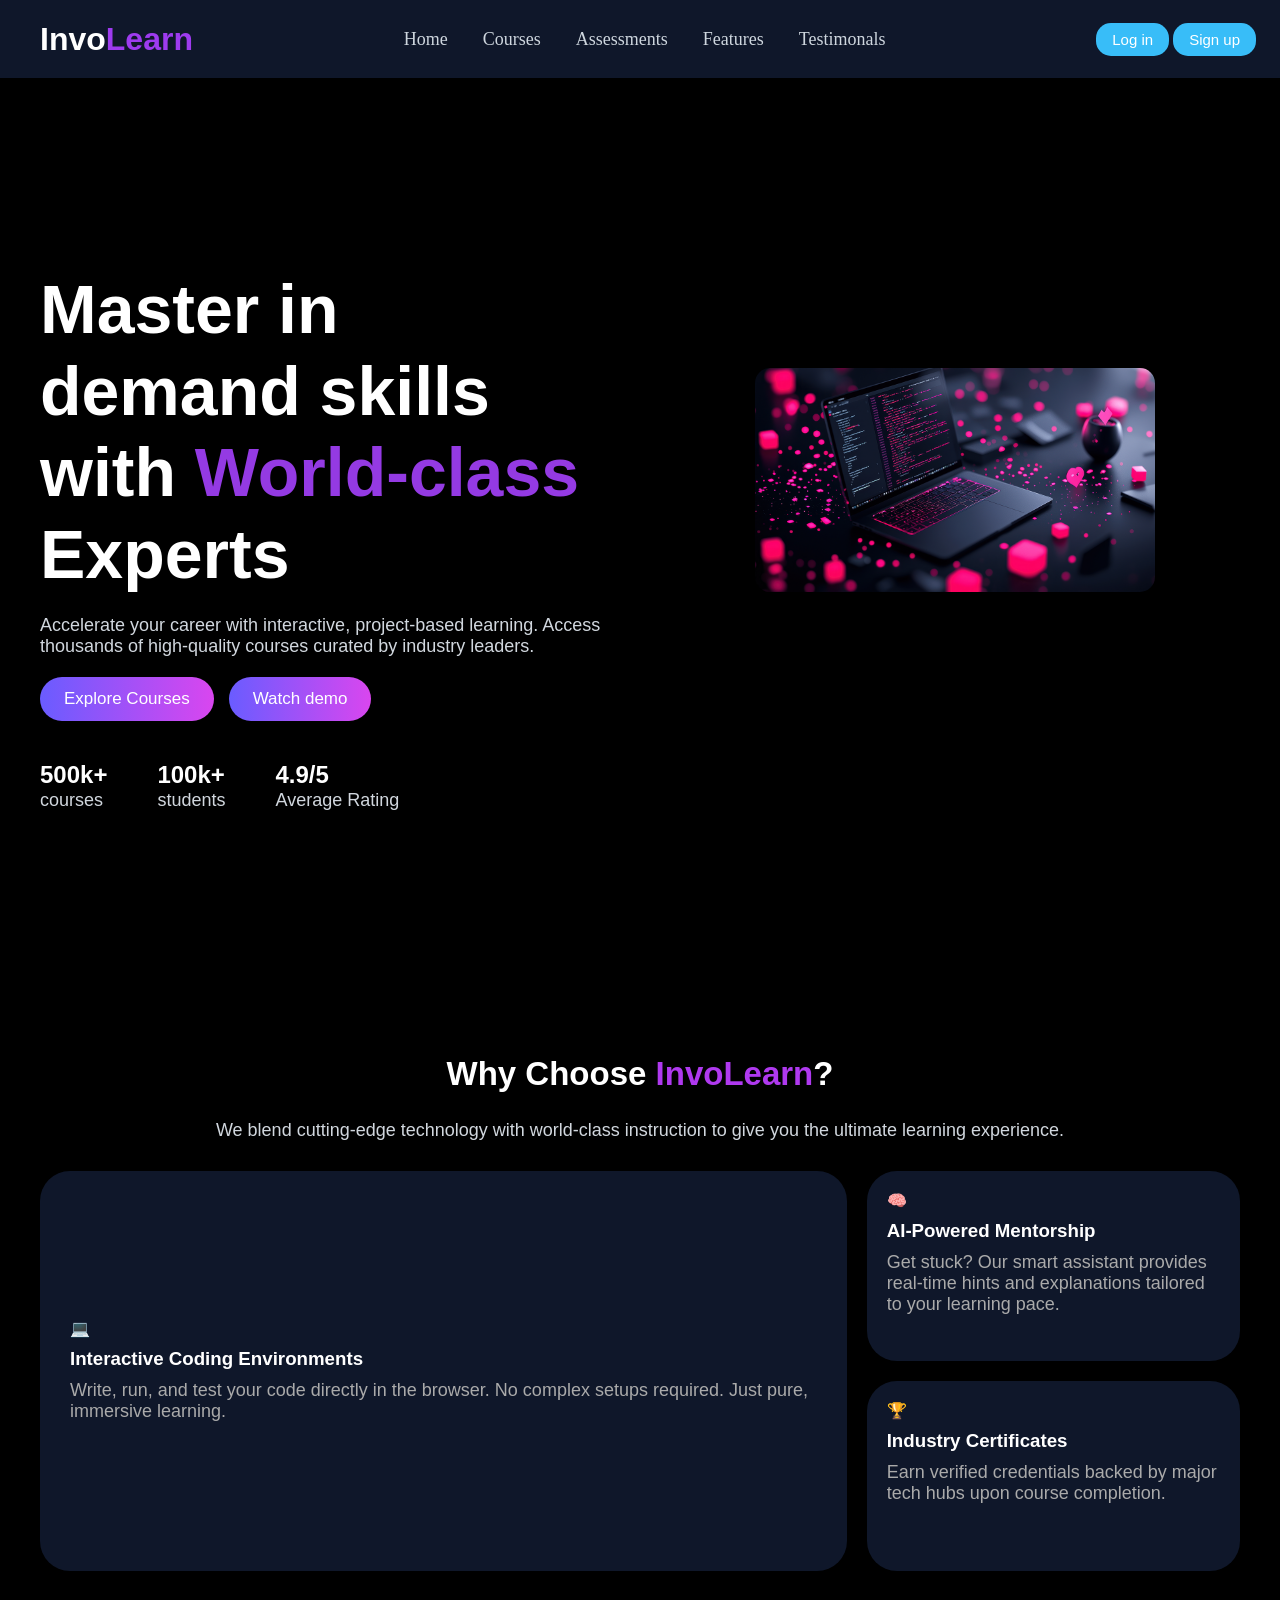
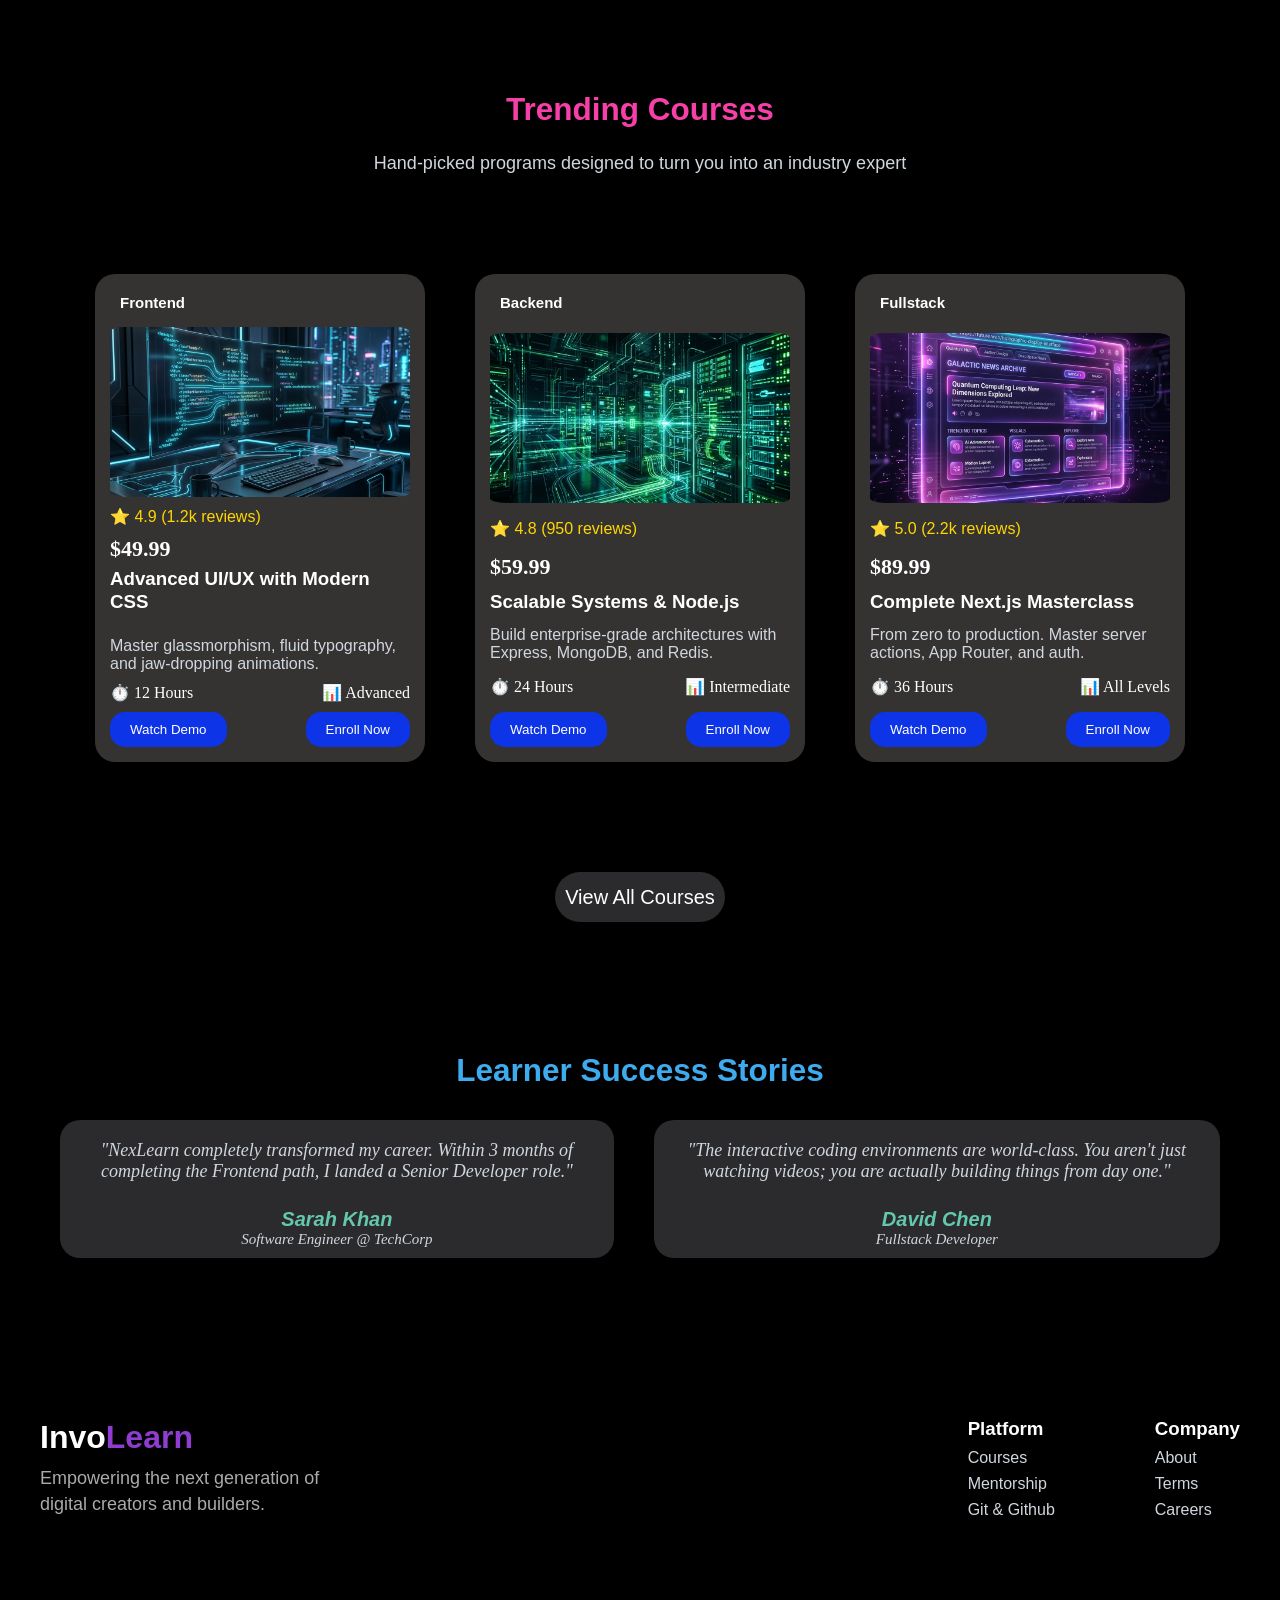
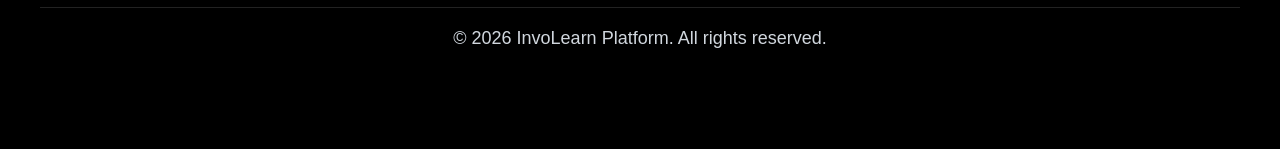
<file: index.html>
<!DOCTYPE html>
<html lang="en">
<head>
    <meta charset="UTF-8">
    <meta name="viewport" content="width=device-width, initial-scale=1.0">
    <title>InvoLearn</title>
    <link rel="stylesheet" href="style.css">
    <link rel="stylesheet" href="course_css.css">
   
</head>
<body>
    
    <div class="nav">
        <h1>Invo<span style="color:rgb(158, 59, 239)">Learn</span></h1>

    <nav class="navbar">
    <ul>
        <li><a href="#home">Home</a></li>
        <li><a href="courses.html">Courses</a></li>
        <li><a href="assessments.html">Assessments</a></li>
        <li><a href="#features">Features</a></li>
        <li><a href="#review">Testimonals</a></li>
    </ul>
     </nav>
    
    <div class="navbut">
        <button  class="login-btn" onclick="openModal()" id="loginBtn">Log in</button>
        <button class="signup-btn" id="signupBtnHeader"><a href="SignUp_page.html">Sign up</a></button>
        <button id="logoutBtn" style="display: none;">Logout</button>
    </div>
    </div>
  
   <!-- HEADER -->
   <header class="hero" id="home">
    <div class="hero-content">
        <div class="herotext">
          
          <h1>Master in demand skills with <span style="color:rgb(148, 58, 227)">World-class</span> Experts</h1>
          <p>Accelerate your career with interactive, project-based learning. Access thousands of high-quality courses curated by industry leaders.</p>
        
        <div class="hero-button">
        <button onclick="goToCourses()">
            Explore Courses
        </button>
        <button>Watch demo</button>
        </div>
        <div class="stats">
            <div>
             <h2>500k+</h2>
            <p>courses</p>
            </div>

             <div>
              <h2>100k+</h2>
               <p>students</p>
            </div>
             <div>
             <h2>4.9/5</h2>
            <p>Average Rating</p>
             </div>
        </div>
        
    </div>
    <div class="hero-image">
        <img src="assets/main.png" alt="">
    </div>
    </div>
    
   </header>
<!-- SECTION1 FEATURES -->
   <section class="section1" id="features" >
    <div class="sec1head">
    <h1>Why Choose <span style="color:rgb(175, 57, 239)">InvoLearn</span>?</h1>
    <br>
    <p>We blend cutting-edge technology with world-class instruction to give you the ultimate learning experience.</p>
   </div>

   <div class="features">
     
    <div class="f1">
        💻
        <h3>Interactive Coding Environments</h3>
        <p>Write, run, and test your code directly in the browser. No complex setups required. Just pure, immersive learning.</p>
   </div>
   <div class="right-card">
   <div class="f2">🧠
        <h3>AI-Powered Mentorship</h3>
        <p>Get stuck? Our smart assistant provides real-time hints and explanations tailored to your learning pace.</p>
    </div>
    <div class="f3" >🏆
        <h3>Industry Certificates</h3>
        <p>Earn verified credentials backed by major tech hubs upon course completion.</p>
    </div>
</div>
</div>
</section>

<!-- SECTION2 Courses-->
<section class="section2" id="course">
    <div class="sec2head">
        <h1 style="color:rgb(247, 63, 170)">Trending Courses</h1>
        <br>
        <p>Hand-picked programs designed to turn you into an industry expert</p>
    </div>
    <div class="courses">

      <div class="card">
        <h4 class="tag">Frontend</h4>
        <img src="assets/course_1.png" alt="">
            <p class="rating">⭐ 4.9 (1.2k reviews)</p>
            <span class="course-price">$49.99</span>
            <h3>Advanced UI/UX with Modern CSS</h3>
            <br>
            <p>Master glassmorphism, fluid typography, and jaw-dropping animations.</p>
              
            <div class="info">
            <span >⏱️ 12 Hours</span>
            <span>📊 Advanced</span>
            </div>
            <div class="btn-group">
            <button class="demo-btn" data-course="front">Watch Demo</button>  
            <button class="cardenroll-btn" data-course="frontend">Enroll Now</button>
            </div>
        </div>

     <div class="card">
            <h2 class="tag">Backend</h2>
            <img src="assets/course_2.png" alt="">
            <p class="rating">⭐ 4.8 (950 reviews)</p>
            <span class="course-price">$59.99</span>
            <h3>Scalable Systems & Node.js</h3>
            <p>Build enterprise-grade architectures with Express, MongoDB, and Redis.</p>
            
            <div class="info">
            <span>⏱️ 24 Hours</span>
            <span>📊 Intermediate</span>
            </div>
            <div class="btn-group">
            <button class="demo-btn" data-course="back">Watch Demo</button>
            <button class="cardenroll-btn" data-course="backend">Enroll Now</button>
            </div>
        </div>

     <div class="card">
            <h2 class="tag">Fullstack</h2>
            <img src="assets/course_3.png" alt="">
            <p class="rating">⭐ 5.0 (2.2k reviews)</p>
            <span class="course-price">$89.99</span>
            <h3>Complete Next.js Masterclass</h3>
            <p>From zero to production. Master server actions, App Router, and auth.</p>
            
            <div class="info">
            <span>⏱️ 36 Hours</span>
            <span>📊 All Levels</span>
            </div>
            <div class="btn-group">
            <button class="demo-btn" data-course="full">Watch Demo</button>
            <button class="cardenroll-btn" data-course="Fullstack">Enroll Now</button>
            </div>
        </div>
    </div>
    <div class="view-all">
    <a href="courses.html"><button>View All Courses</button></a>
    </div>
</section>

<!-- SECTION 3 TESTIMONALS -->
    <section class="Testimonals" id="review">
        <div class="sec3head"><h1>Learner Success Stories</h1></div>
        <div class="learner">
        <div class="learn">
            <p>
                "NexLearn completely transformed my career. Within 3 months of completing the Frontend path, I landed a Senior Developer role."
            </p>
            <h4>Sarah Khan</h4>
            <p style="font-size:15px;">Software Engineer @ TechCorp</p>
        </div>
        <div class="learn">
            <p>
                "The interactive coding environments are world-class. You aren't just watching videos; you are actually building things from day one."
            </p>
            <h4>David Chen</h4>
            <p style="font-size:15px;">Fullstack Developer</p>
        </div>
        </div>
    </section>

    <footer class="foot">

        <div class="foot-content">
        <div class="foot-head">
            <h1>Invo<span style="color:rgb(142, 61, 208)">Learn</span></h1>
            <p>Empowering the next generation of digital creators and builders.</p>
        </div>

        <div class="foot-col">
            <div class="column">
            <h3>Platform</h3>
            <p>Courses</p>
            <p>Mentorship</p>
            <p>Git & Github</p>
            </div>

            <div class="column">
            <h3>Company</h3>
            <p>About</p>
            <p>Terms</p>
            <p>Careers</p>

            </div>
        </div>
        </div>

        <div class="foot-bottom">
            <p>&copy; 2026 InvoLearn Platform. All rights reserved.</p>
        </div>
    </footer>

<!-- modal login/signup -->
 <div class="modal" id="loginModal">
    <div class="modal-content">
        <span class="close" onclick="closeModal()">×</span>

        <h2>Welcome Back</h2>
        <p>Sign in to continue your learning journey.</p>

        <form id="loginForm">
            <input type="email" placeholder="Email Address" required>
            <input type="password" placeholder="Password" required>

            <button class="submit-btn" type="submit">Log In</button>
            <br>
            <p>Don't have an account? <a href="SignUp_page.html" style="color:white">Signup</a></p>
        </form>
        
    </div>
</div>

<div id="msgg">Login Successful ✅</div>
  
</body>
<script>
function openModal() {
    document.getElementById("loginModal").style.display = "flex";
    document.getElementById("msgg").classList.remove("show");
}

function closeModal() {
    document.getElementById("loginModal").style.display = "none";
}

function showMessage() {
    let msg = document.getElementById("msgg");
     msg.classList.add("show");
     void msg.offsetWidth;
    msg.classList.add("show");
    setTimeout(() => {
        msg.classList.remove("show");
    }, 3000);

   
}


document.getElementById("loginForm").addEventListener("submit", function(e){
    e.preventDefault();

    let email = document.querySelector("#loginForm input[type='email']").value;
    let password = document.querySelector("#loginForm input[type='password']").value;

    if(email.trim() !== "" && password.trim() !== "") {
        localStorage.setItem("isLoggedIn", "true");
        closeModal();
        showMessage();

        // 🔥 Navbar update instantly (same page pe)
        document.getElementById("loginBtn").style.display = "none";
        document.getElementById("signupBtnHeader").style.display = "none";
        document.getElementById("logoutBtn").style.display = "inline-block";
    } 
    else {
        alert("Please fill all fields!");
    }
});

function goToCourses() {
    window.location.href = "courses.html";
}



</script>
<script src="enroll-button.js"></script> 
<script src="main.js"></script>
<script src="demo-page.js"></script>

</html>
</file>
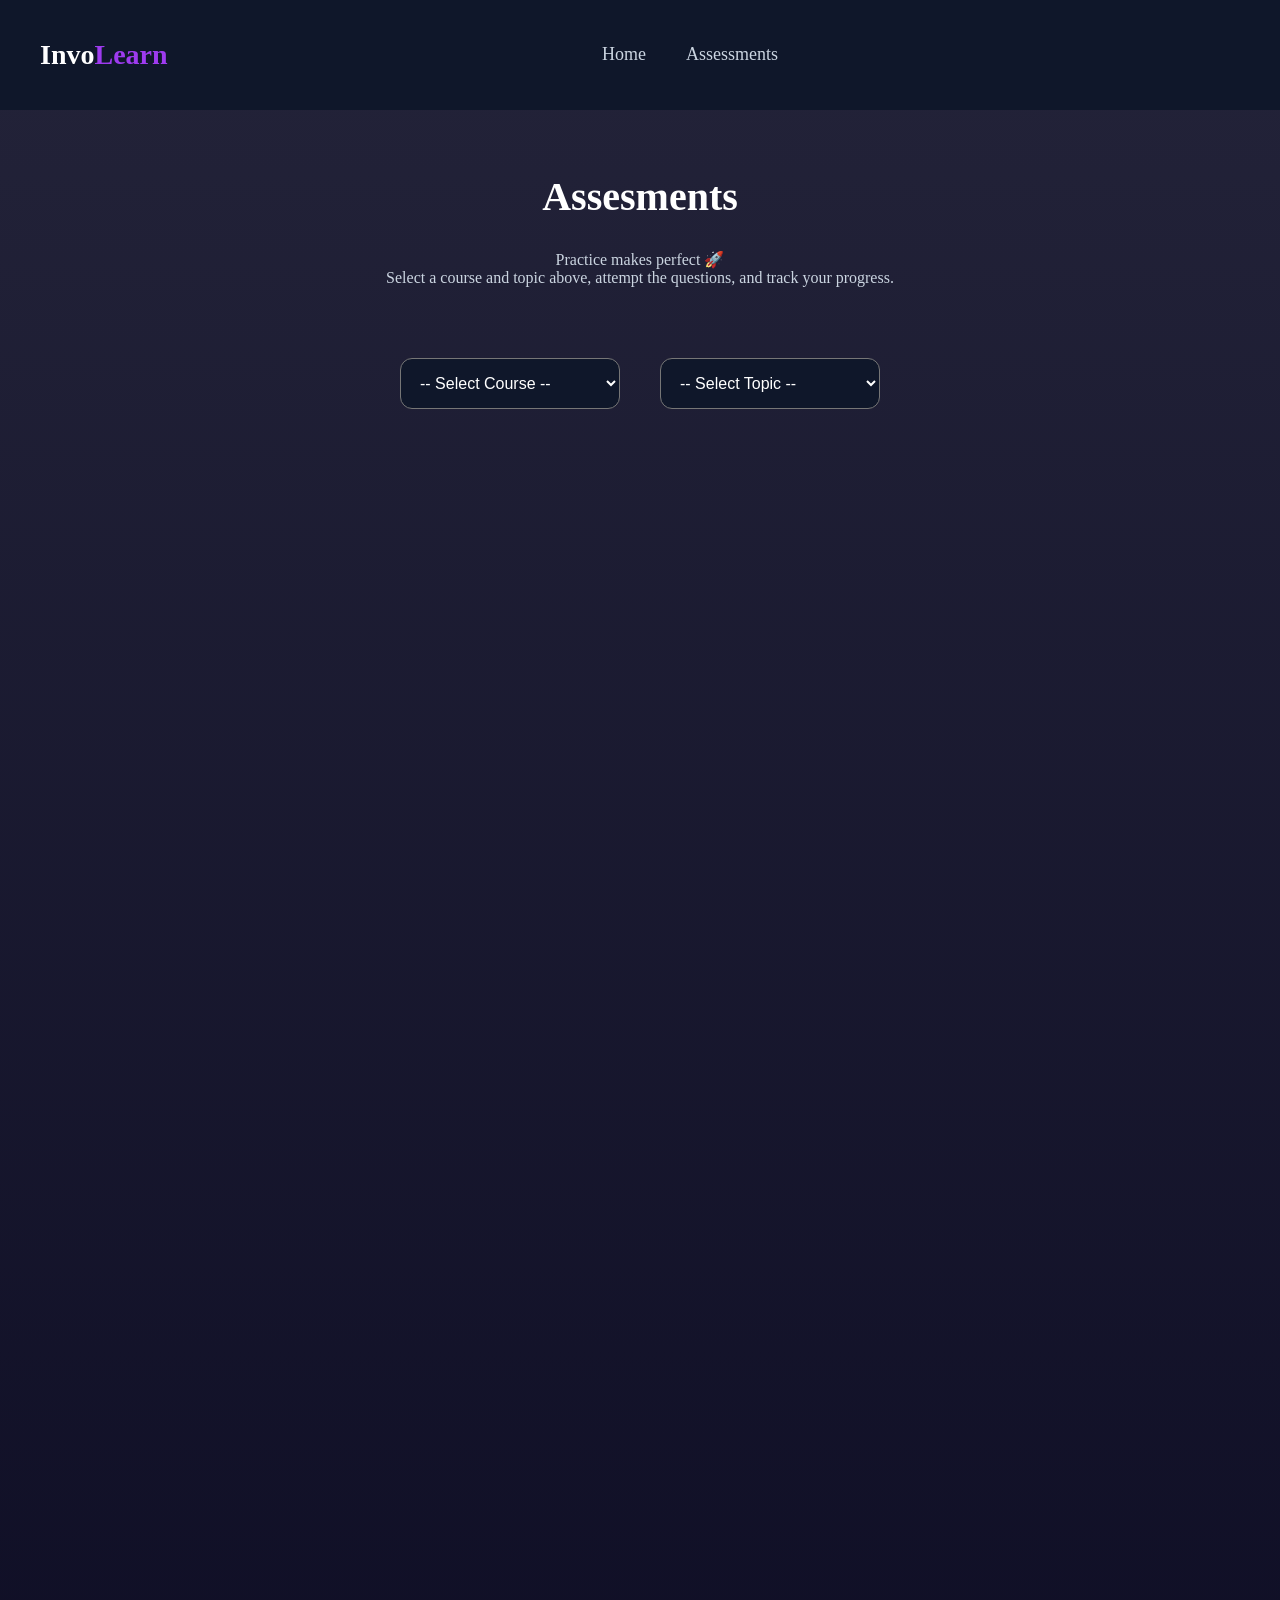
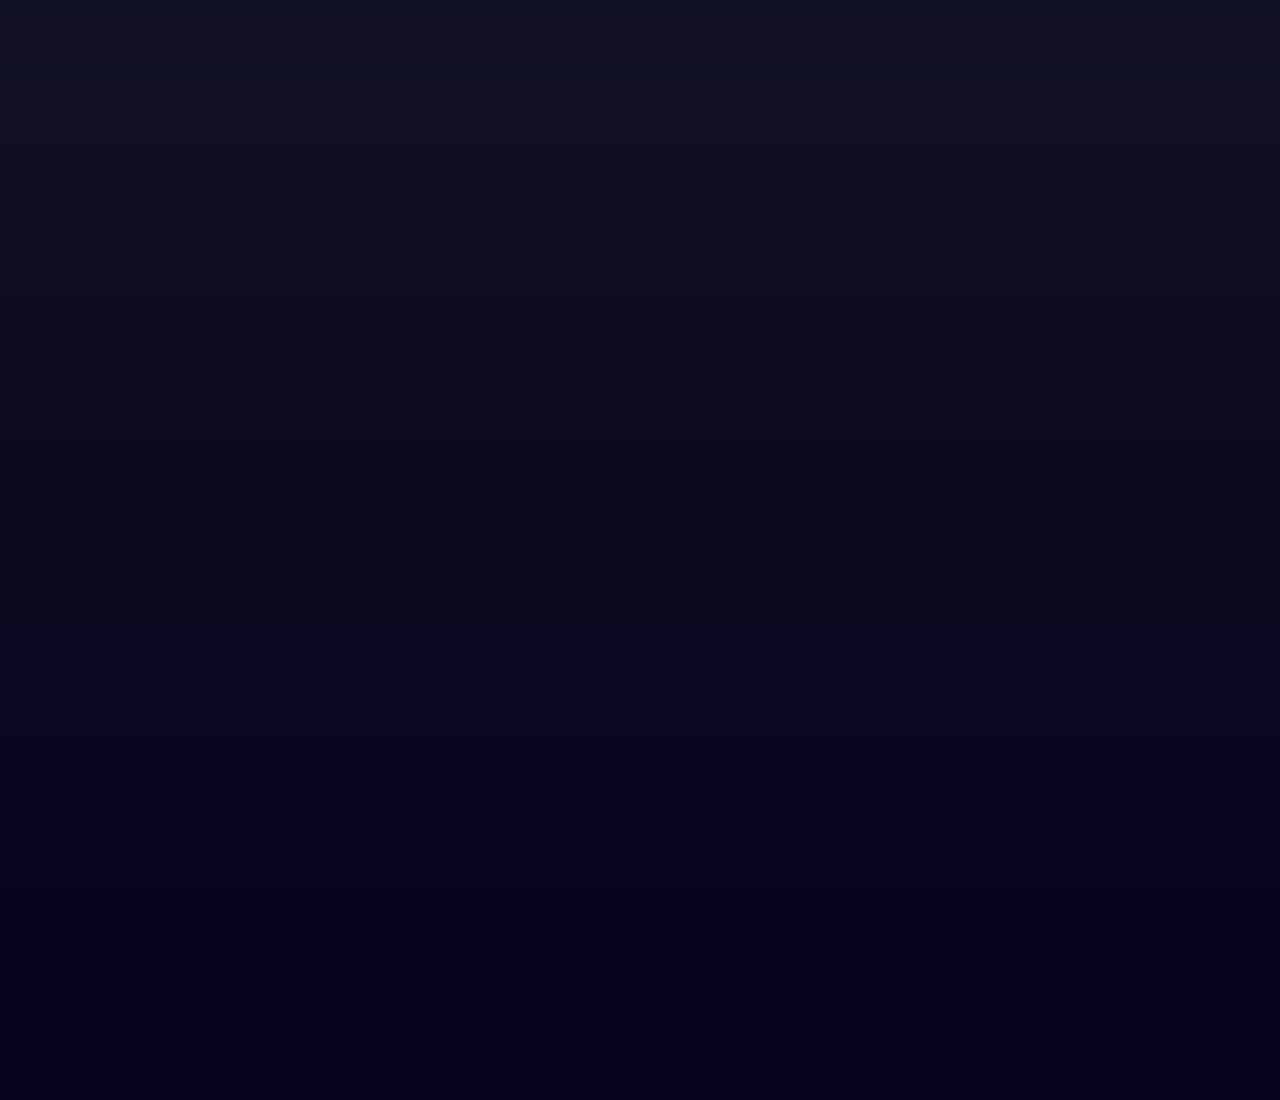
<file: assessments.html>
<!DOCTYPE html>
<html lang="en">
<head>
    <meta charset="UTF-8">
    <meta name="viewport" content="width=device-width, initial-scale=1.0">
    <title>Assessments Portal</title>
<style>
body {
    margin: 0;
    height:300vh;
    background:linear-gradient(rgb(35, 35, 57),rgb(4, 3, 27));
    color:white;
    justify-content: center;   /* horizontal center */
    align-items: center;       /* vertical center */
}
.main-container {
    background:transparent;
    padding: 30px;
    border-radius: 20px;
    text-align: center;
    width: 400px;
    margin-left:500px;
    width:90%;
    max-width:900px;
    margin:0px auto;
}

select {
    padding: 15px;
    margin: 10px;
    border-radius: 12px;
    font-size: 16px;
    width: 220px;   /* bigger */
    background: #0f172a;
    color:white;
}
h2 {
    font-size: 40px;
    margin-bottom: 30px;
    color:white;
}
.para{
    font-size: 16px;
    color: #cbd5e1;
    margin-bottom: 25px;
}
#quizContainer {
    margin-top: 20px;
    width:100%;
}

button {
    padding: 10px 20px;
    background: linear-gradient(45deg, #6a5af9, #a855f7);
    border: none;
    border-radius: 20px;
    color: white;
    cursor: pointer;
    font-size:17px;
}
.dropdowns {
    display: flex;
    justify-content: center;
    gap: 20px;
}
.options {
    display: flex;
    flex-direction: column;
    align-items: flex-start;  /* 👈 left align */
    gap: 15px;
    margin: 15px auto;
    width: fit-content;
    
}

.options label {
    font-size:18px;
   display:flex;
    align-items: center;
    gap: 6px;
    cursor: pointer;
    
}
.options input[type="radio"] {
    transform: scale(1.2);
    cursor: pointer;
}
#quizContainer p {
    font-size: 20px;   /* increase as you like */
    font-weight: 600;

    
}
.question-block {
    background: linear-gradient(145deg, #020617, #0f172a);
    padding: 25px;
    margin: 20px 0;
    border-radius: 20px;
    width:100%;
    box-shadow: 0 10px 30px rgba(0,0,0,0.4);
    transition: 0.3s;
}

.question-block:hover {
    transform: translateY(-5px);
}
/* Question text */
.question-title {
    font-size: 20px;
    font-weight: 600;
    margin-bottom: 15px;
    color: #e2e8f0;
}
/* 🔹 Navbar */
/* 🔹 Navbar Container */
.nav {
    position: relative;
    width:100%;
    display: flex;
    align-items: center;
    padding: 20px 40px;
    background: #0f172a;
}

/* 🔹 Logo (left) */
.logo {
    font-size: 22px;
    font-weight: bold;
    color: white;
}

.logo span {
    color: rgb(158, 59, 239);
}

/* 🔹 Center nav */
.navbar {
    position: absolute;
    left: 50%;
    transform: translateX(-50%);
}

.navbar ul {
    list-style: none;
    margin-right:20px;
    display: flex;
    gap: 40px;
}

.navbar a {
    text-decoration: none;
    color: #cbd5e1;
    font-size: 18px;
    transition: 0.3s;
}

.navbar li:hover {
    transform: scale(1.07);
}
.navbar a:hover{
    color:white;
}
.nav h1{
    font-size: 28px;
}
@media (max-width: 600px) {
    
    .nav{
        flex-direction: column;
        gap:10px;
        padding:15px 20px;
    }
    .navbar ul{
        gap:15px;
        font-size:12px;
        align-items: center;
    }

    .navbar li {
        margin-top:40px;
        justify-content: center;
       
    }

    .navbar a {
        font-size: 16px;
        padding: 10px 8px;      
        
        
    }
}
</style>

</head>
<body>

     <div class="nav">
        <h1 class="logo">Invo<span style="color:rgb(158, 59, 239)">Learn</span></h1>

    <nav class="navbar">
    <ul>
        <li><a href="index.html">Home</a></li>
        <li><a href="assessments.html">Assessments</a></li>
       
    </ul>
     </nav>
    </div>
    
    <div class="main-container">
    <h2>Assesments</h2>
    <p class="para">Practice makes perfect 🚀 <br>
    Select a course and topic above, attempt the questions, and track your progress.</p>
     <br><br>
<!-- Course Dropdown -->
 <div class="dropdowns">
<select id="courseSelect" onchange="loadTopics()">
    <option value="">-- Select Course --</option>
    <option value="frontend">Frontend</option>
    <option value="backend">Backend</option>
    <option value="fullstack">Fullstack</option>
    <option value="datascience">Data Science</option>
    <option value="aiml">AI/ML</option>
    <option value="uiux">UI/UX</option>
    <option value="cloud">Cloud Computing</option>
</select>

<!-- Topic Dropdown -->
<select id="topicSelect" onchange="loadQuestions()">
    <option value="">-- Select Topic --</option>
</select>
</div>
<!-- Questions -->
<div id="quizContainer"></div>

<h3 id="result" style="font-size:27px;"></h3>
</div>
</body>

<script>
const data = {
    frontend: {
        HTML: [
            {
                question: "What is HTML?",
                options: ["Programming", "Markup Language", "Database"],
                answer: "Markup Language"
            },
            {
                question: "Which attribute is used to provide alternative text for an image?",
                options: ["title", "alt", "href"],
                answer: "alt"
            },
             {
        question: "Which HTML attribute is used to define inline styles?",
        options: ["class", "style", "font"],
        answer: "style"
         },
         {
        question: "Which attribute is used to provide alternative text for an image?",
        options: ["title", "alt", "name"],
        answer: "alt"
         },
    {
        question: "Which part of HTML contains metadata?",
        options: ["body", "head", "footer"],
        answer: "head"
    },
    {
        question: "Which HTML element is used to create a form?",
        options: ["form", "input", "label"],
        answer: "form"
    },
    {
        question: "Which input type is used for passwords?",
        options: ["text", "password", "email"],
        answer: "password"
    }
     
        ],
        CSS: [
            {
                question: "CSS stands for?",
                options: ["Color Sheet", "Cascading Style Sheets", "Creative Style"],
                answer: "Cascading Style Sheets"
            },
            {
        question: "Which property is used to change text color?",
        options: ["font-color", "color", "text-color"],
        answer: "color"
    },
    {
        question: "Which property controls the size of text?",
        options: ["text-size", "font-size", "size"],
        answer: "font-size"
    },
    {
        question: "Which property is used to change background color?",
        options: ["bgcolor", "background-color", "color"],
        answer: "background-color"
    },
    {
        question: "Which CSS property is used to make text bold?",
        options: ["font-style", "font-weight", "text-bold"],
        answer: "font-weight"
    }
        ],
        Javascript: [
            {
                question: "JS is used for?",
                options: ["Structure", "Styling", "Logic"],
                answer: "Logic"
            },
            {
        question: "Which language is used to add logic to web pages?",
        options: ["HTML", "CSS", "JavaScript"],
        answer: "JavaScript"
    },
    {
        question: "Which keyword is used to declare a variable?",
        options: ["var", "int", "string"],
        answer: "var"
    },
    {
        question: "Which symbol is used for single-line comments?",
        options: ["//", "/* */", "#"],
        answer: "//"
    },
    {
        question: "Which function is used to display a message in a popup?",
        options: ["console.log", "alert", "print"],
        answer: "alert"
    },
    {
        question: "Which method is used to select an element by its id?",
        options: ["getElementById", "querySelectorAll", "getElementsByClass"],
        answer: "getElementById"
    }
        ]
    },

    backend: {
        Python: [
            {
                question: "Python is?",
                options: ["Compiled", "Interpreted", "Markup"],
                answer: "Interpreted"
            },
            {
        question: "Which keyword is used to define a function in Python?",
        options: ["function", "def", "fun"],
        answer: "def"
    },
    {
        question: "Which symbol is used for comments in Python?",
        options: ["//", "#", "/* */"],
        answer: "#"
    },
    {
        question: "Which data type is used to store text?",
        options: ["int", "str", "bool"],
        answer: "str"
    },
    {
        question: "Which function is used to display output in Python?",
        options: ["echo", "print", "display"],
        answer: "print"
    }
        ],
        SQL: [
            {
                question: "SQL is used for?",
                options: ["Styling", "Database", "UI"],
                answer: "Database"
            },
                {
        question: "What does SQL stand for?",
        options: ["Structured Query Language", "Simple Query Language", "Standard Question Language"],
        answer: "Structured Query Language"
    },
    {
        question: "Which command is used to retrieve data from a database?",
        options: ["GET", "SELECT", "FETCH"],
        answer: "SELECT"
    },
    {
        question: "Which clause is used to filter records?",
        options: ["ORDER BY", "WHERE", "GROUP BY"],
        answer: "WHERE"
    },
    {
        question: "Which command is used to insert data into a table?",
        options: ["ADD", "INSERT", "UPDATE"],
        answer: "INSERT"
    },
    {
        question: "Which command is used to delete data from a table?",
        options: ["REMOVE", "DELETE", "DROP"],
        answer: "DELETE"
    }
        ]
    },
    fullstack: {
        React: [
    {
        question: "What is React?",
        options: ["Library", "Database", "Programming Language"],
        answer: "Library"
    },
    {
        question: "Which company developed React?",
        options: ["Google", "Facebook", "Microsoft"],
        answer: "Facebook"
    },
    {
        question: "What is used to manage data in React?",
        options: ["State", "Props", "Variables"],
        answer: "State"
    },
    {
        question: "Which hook is used for state in React?",
        options: ["useState", "useEffect", "useRef"],
        answer: "useState"
    },
    {
        question: "React is mainly used for?",
        options: ["Backend", "UI Development", "Database"],
        answer: "UI Development"
    }
],
        Git: [
    {
        question: "What is Git?",
        options: ["Version Control System", "Database", "Programming Language"],
        answer: "Version Control System"
    },
    {
        question: "Which command is used to initialize a repository?",
        options: ["git init", "git start", "git create"],
        answer: "git init"
    },
    {
        question: "Which command is used to save changes?",
        options: ["git push", "git commit", "git save"],
        answer: "git commit"
    },
    {
        question: "Which command uploads code to remote repository?",
        options: ["git pull", "git push", "git upload"],
        answer: "git push"
    },
    {
        question: "Which command is used to get code from remote?",
        options: ["git fetch", "git pull", "git clone"],
        answer: "git pull"
    }
],
    Api: [
    {
        question: "What does API stand for?",
        options: ["Application Programming Interface", "Advanced Program Integration", "Application Process Interface"],
        answer: "Application Programming Interface"
    },
    {
        question: "API is used for?",
        options: ["Connecting applications", "Styling UI", "Database storage"],
        answer: "Connecting applications"
    },
    {
        question: "Which method is used to get data from API?",
        options: ["POST", "GET", "PUT"],
        answer: "GET"
    },
    {
        question: "Which method is used to send data to server?",
        options: ["GET", "POST", "DELETE"],
        answer: "POST"
    },
    {
        question: "API responses are usually in which format?",
        options: ["HTML", "JSON", "CSS"],
        answer: "JSON"
    }
]
    },
    uiux: {
        Design: [
            {
                question: "UX means?",
                options: ["User Experience", "User XML", "User Execute"],
                answer: "User Experience"
            }
        ],
        Figma: [
            {
                question: "Figma is used for?",
                options: ["Coding", "Design", "Database"],
                answer: "Design"
            }
        ]
    }
    
};

function loadTopics() {
    let course = document.getElementById("courseSelect").value;
    let topicSelect = document.getElementById("topicSelect");

    const topics = {
        frontend: ["HTML", "CSS", "Javascript"],
        backend: ["Python", "SQL"],
        fullstack: ["React", "Git", "Api"],
       datascience: ["Python", "Statistics", "Pandas", "Numpy"],
       aiml: ["Machine Learning", "Deep Learning", "Neural Networks", "NLP"],
        uiux: ["Figma", "Design"],
       cloud: ["AWS", "Azure", "GCP", "Cloud Basics"]
    };

    topicSelect.innerHTML = `<option value="">-- Select Topic --</option>`;

    if (!course) return;

    // ✅ use topics instead of data
    topics[course].forEach(topic => {
        topicSelect.innerHTML += `<option value="${topic}">${topic}</option>`;
    });
}

function loadQuestions() {
    let course = document.getElementById("courseSelect").value;
    let topic = document.getElementById("topicSelect").value;
    let container = document.getElementById("quizContainer");

    container.innerHTML = "";

    if (!course || !topic) return;

    data[course][topic].forEach((q, index) => {

        let html = `
        <div class="question-block">
            <p class="question-title">${index + 1}. ${q.question}</p>

            <div class="options">
        `;

        q.options.forEach(opt => {
            html += `
                <label>
                    <input type="radio" name="q${index}" value="${opt}">
                    ${opt}
                </label>
            `;
        });

        html += `
            </div>
        </div>
        `;

        container.innerHTML += html;
    });

    container.innerHTML += `<button onclick="submitQuiz()">Submit</button>`;
}
function submitQuiz() {
    let course = document.getElementById("courseSelect").value;
    let topic = document.getElementById("topicSelect").value;

    let questions = data[course][topic];
    let score = 0;

    questions.forEach((q, index) => {
        let selected = document.querySelector(`input[name="q${index}"]:checked`);
        if (selected && selected.value === q.answer) {
            score++;
        }
    });

    document.getElementById("result").innerText =
        "Score: " + score + "/" + questions.length;
}
</script>
</html>
</file>
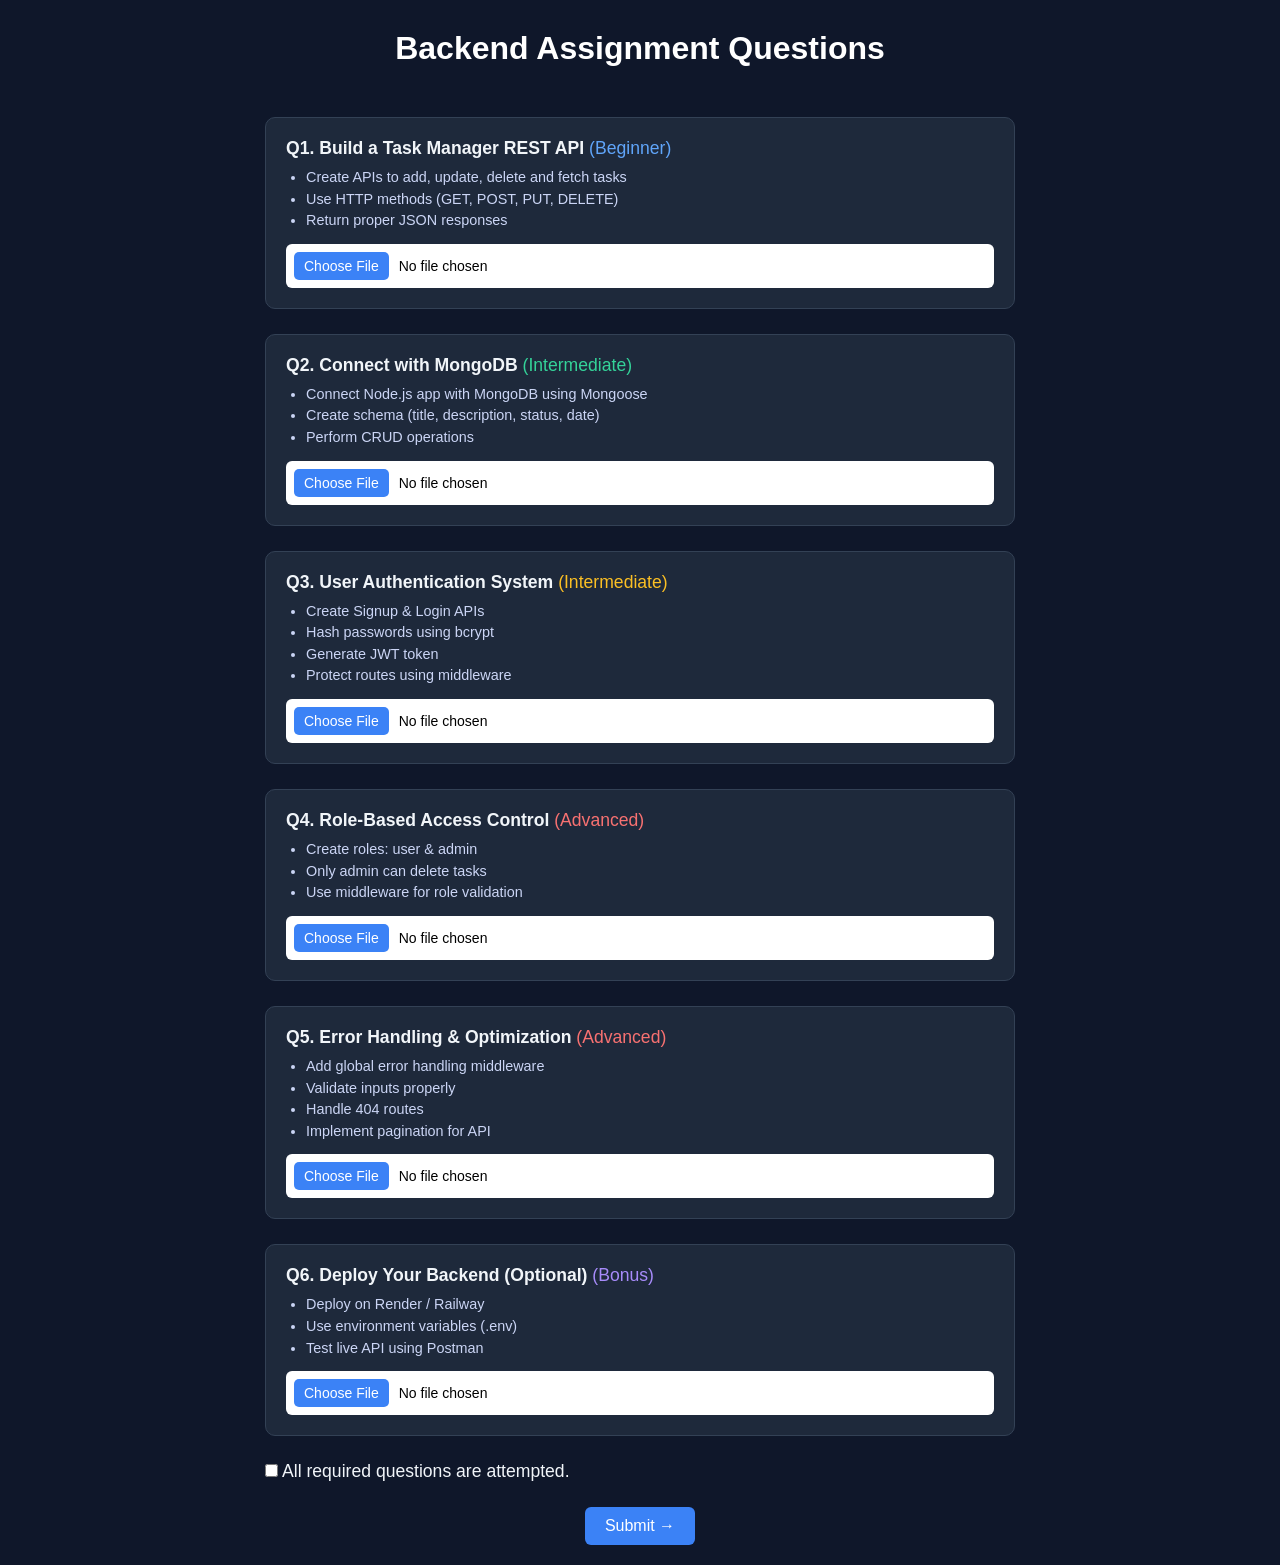
<file: backend-test.html>
<!DOCTYPE html>
<html lang="en">
<head>
    <meta charset="UTF-8">
    <meta name="viewport" content="width=device-width, initial-scale=1.0">
    <title>Backend Assignment</title>
    <link rel="stylesheet" href="style-test.css">
</head>

<body>

    <!-- 🔹 Heading -->
    <header class="head">
        <h1>Backend Assignment Questions</h1>
    </header>

    <!-- 🔹 Main -->
    <main class="boxi">

        <form id="backendForm">

            <!-- 🔹 Q1 -->
            <div class="box">
                <label>
                    <strong>Q1. Build a Task Manager REST API</strong> 
                    <span style="color:#60a5fa;">(Beginner)</span>
                    <ul>
                        <li>Create APIs to add, update, delete and fetch tasks</li>
                        <li>Use HTTP methods (GET, POST, PUT, DELETE)</li>
                        <li>Return proper JSON responses</li>
                    </ul>
                </label>
                <input type="file" name="q1" required>
            </div>

            <!-- 🔹 Q2 -->
            <div class="box">
                <label>
                    <strong>Q2. Connect with MongoDB</strong> 
                    <span style="color:#34d399;">(Intermediate)</span>
                    <ul>
                        <li>Connect Node.js app with MongoDB using Mongoose</li>
                        <li>Create schema (title, description, status, date)</li>
                        <li>Perform CRUD operations</li>
                    </ul>
                </label>
                <input type="file" name="q2" required>
            </div>

            <!-- 🔹 Q3 -->
            <div class="box">
                <label>
                    <strong>Q3. User Authentication System</strong> 
                    <span style="color:#fbbf24;">(Intermediate)</span>
                    <ul>
                        <li>Create Signup & Login APIs</li>
                        <li>Hash passwords using bcrypt</li>
                        <li>Generate JWT token</li>
                        <li>Protect routes using middleware</li>
                    </ul>
                </label>
                <input type="file" name="q3" required>
            </div>

            <!-- 🔹 Q4 -->
            <div class="box">
                <label>
                    <strong>Q4. Role-Based Access Control</strong> 
                    <span style="color:#f87171;">(Advanced)</span>
                    <ul>
                        <li>Create roles: user & admin</li>
                        <li>Only admin can delete tasks</li>
                        <li>Use middleware for role validation</li>
                    </ul>
                </label>
                <input type="file" name="q4" required>
            </div>

            <!-- 🔹 Q5 -->
            <div class="box">
                <label>
                    <strong>Q5. Error Handling & Optimization</strong> 
                    <span style="color:#f87171;">(Advanced)</span>
                    <ul>
                        <li>Add global error handling middleware</li>
                        <li>Validate inputs properly</li>
                        <li>Handle 404 routes</li>
                        <li>Implement pagination for API</li>
                    </ul>
                </label>
                <input type="file" name="q5" required>
            </div>

            <!-- 🔹 BONUS -->
            <div class="box">
                <label>
                    <strong>Q6. Deploy Your Backend (Optional)</strong> 
                    <span style="color:#a78bfa;">(Bonus)</span>
                    <ul>
                        <li>Deploy on Render / Railway</li>
                        <li>Use environment variables (.env)</li>
                        <li>Test live API using Postman</li>
                    </ul>
                </label>
                <input type="file" name="q6">
            </div>

            <!-- 🔹 Checkbox -->
            <div class="checkbox-container">
                <input type="checkbox" id="check" required>
                <label for="check" class="checkfont">
                    All required questions are attempted.
                </label>
            </div>

            <!-- 🔹 Submit -->
            <div class="Submit">
                <button type="submit">Submit →</button>
            </div>

        </form>

    </main>

    <!-- 🔹 Script -->
    <script>
        document.getElementById("backendForm").addEventListener("submit", function(e) {
            e.preventDefault();

            alert("Backend assignment submitted successfully 🚀");

            this.reset();
        });
    </script>

</body>
</html>
</file>
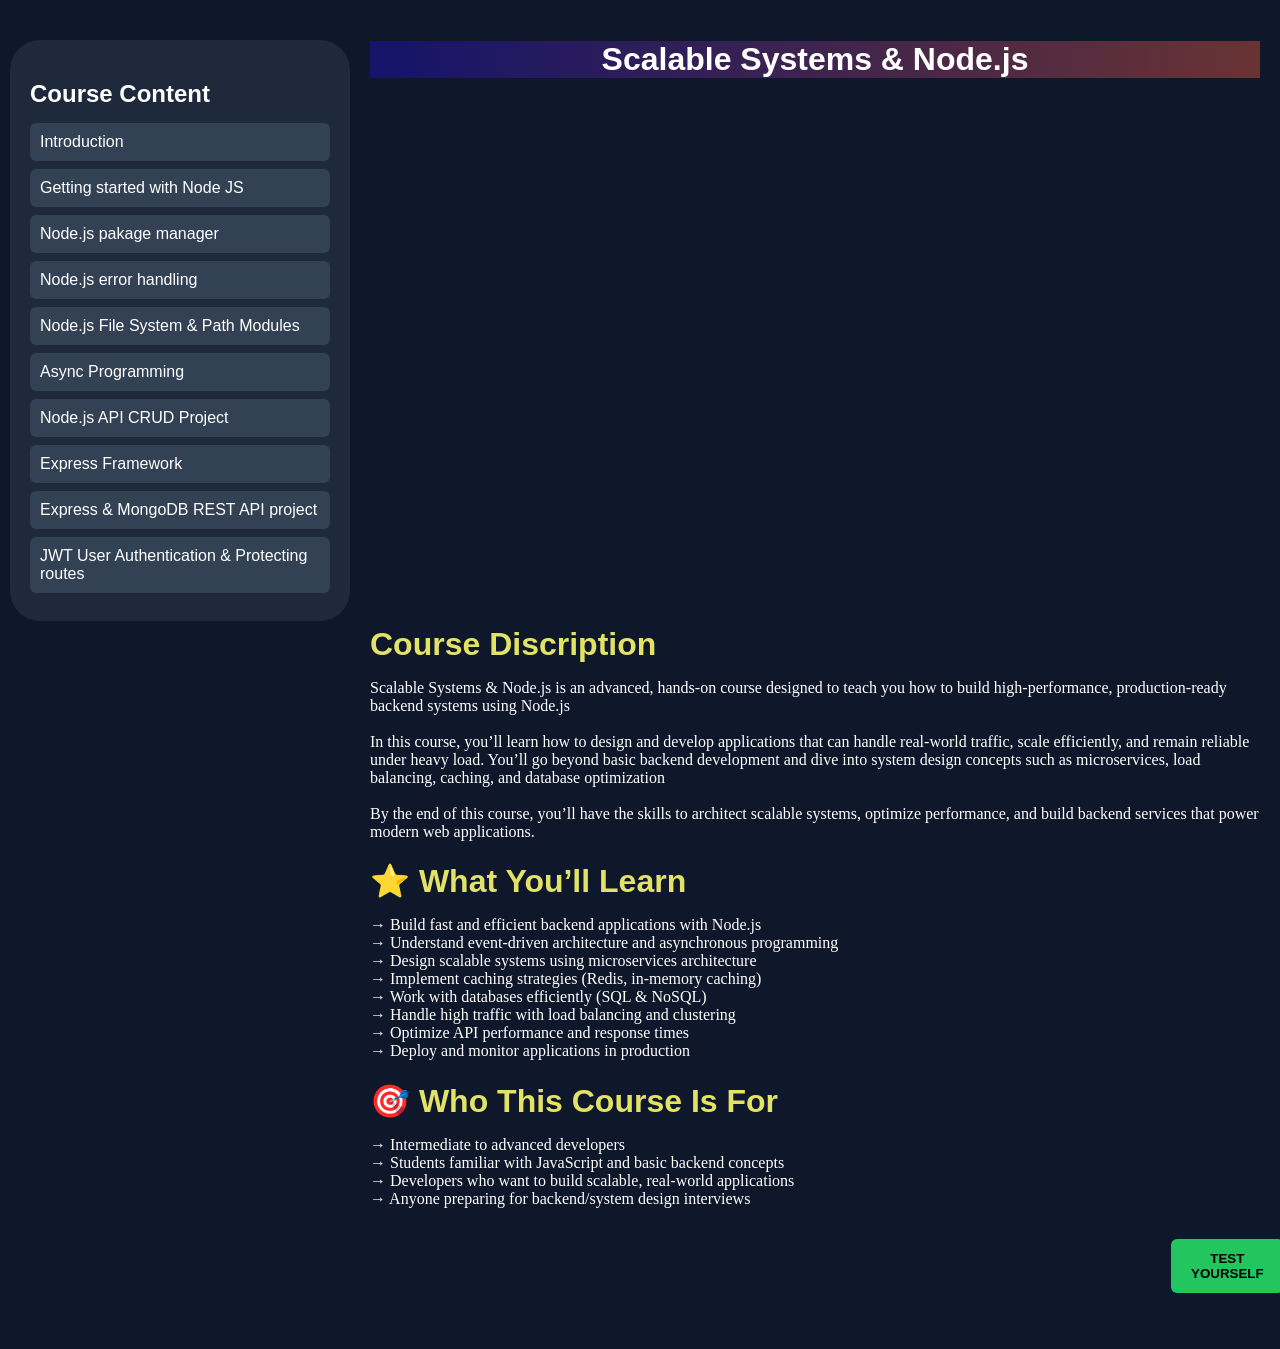
<file: backend.html>
<!DOCTYPE html>
<html lang="en">
<head>
    <meta charset="UTF-8">
    <meta name="viewport" content="width=device-width, initial-scale=1.0">
    <title>Scalable Systems & Node.js</title>
</head>
<body>
  <style>
    body {
      margin: 0;
      font-family: Arial, sans-serif;
      background: #0f172a;
      color: #fff;
    }

    .container {
      display: flex;
     min-height: 100vh; 
    }

    /* Sidebar */
    .sidebar {
      width: 300px;
      background: #1e293b;
      padding: 20px;
      overflow-y: auto;
      height: max-content;
     margin-left: 10px;
     margin-bottom: 10px;
     margin-top: 40px;
    border-radius: 30px;
    position: sticky;
    top: 0%;
    }

    .sidebar h2 {
      margin-bottom: 15px;
    }

    .lesson {
      padding: 10px;
      margin-bottom: 8px;
      background: #334155;
      border-radius: 6px;
      cursor: pointer;
      transition: 0.3s;
    }

    .lesson:hover {
      background: #475569;
    }

    /* Main Content */
    .main {
      flex: 1;
      padding: 20px;
    }

.video-container {
  max-width: 900px;
  margin: auto;
  aspect-ratio: 16 / 9;
}

.video-container iframe {
  width: 100%;
  height: 100%;
}

    .course-info {
      margin-top: 20px;
    }

    .course-info h1 {
      margin-bottom: 10px;
    }

   .btn{
    text-decoration: none;
    color: black;
     margin-top: 15px;
      padding: 12px 20px;
      background: #22c55e;
      border: none;
      border-radius: 6px;
      color: #000;
      font-weight: bold;
      cursor: pointer;
      margin-left: 90%;
}

    .btn:hover {
      background: #16a34a;
    }

    /* Responsive */
    @media(max-width: 768px) {
      .container {
        flex-direction: column;
      }

      .sidebar {
        width: 100%;
        height: 200px;
      }
    }
  </style>

</head>

<body>
<div class="container">

  <!-- Sidebar -->

  <div class="sidebar">
    <h2>Course Content</h2>


<div class="lesson">Introduction</div>
<div class="lesson">Getting started with Node JS</div>
<div class="lesson">Node.js pakage manager</div>
<div class="lesson">Node.js error handling</div>
<div class="lesson">Node.js File System & Path Modules</div>
<div class="lesson">Async Programming</div>
<div class="lesson">Node.js API CRUD Project</div>
<div class="lesson">Express Framework</div>
<div class="lesson">Express & MongoDB REST API project</div>
<div class="lesson">JWT User Authentication & Protecting routes</div>

  </div>

  <!-- Main Content -->

  <div class="main">
        <h1 style="text-align: center; background: linear-gradient(to left, rgb(105, 51, 51), #14146a);">
Scalable Systems & Node.js
</h1>

<div class="video-container">
  <iframe width="560" height="315" src="https://www.youtube.com/embed/ekRpc5YgVZU?si=WLMoZCT0cYLDoZhc" title="YouTube video player" frameborder="0" allow="accelerometer; autoplay; clipboard-write; encrypted-media; gyroscope; picture-in-picture; web-share" referrerpolicy="strict-origin-when-cross-origin" allowfullscreen></iframe>
</div>

<div class="course-info">
  <h1 style="color:rgb(226, 226, 102);"> Course Discription</h1>
  <p style="font-family: serif ;">
   Scalable Systems & Node.js is an advanced, hands-on course designed to teach you how to build high-performance, production-ready backend systems using Node.js
   <br>
   <br>
In this course, you’ll learn how to design and develop applications that can handle real-world traffic, scale efficiently, and remain reliable under heavy load. You’ll go beyond basic backend development and dive into system design concepts such as microservices, load balancing, caching, and database optimization
<br>
<br>
By the end of this course, you’ll have the skills to architect scalable systems, optimize performance, and build backend services that power modern web applications.
  </p>
  <h1 style="color:rgb(226, 226, 102)">⭐ What You’ll Learn</h1>
  <p style="font-family: serif ;">
 → Build fast and efficient backend applications with Node.js
 <br>
 → Understand event-driven architecture and asynchronous programming
<br>
 → Design scalable systems using microservices architecture
<br>
 → Implement caching strategies (Redis, in-memory caching)
<br>
 → Work with databases efficiently (SQL & NoSQL)
<br>
 → Handle high traffic with load balancing and clustering
 <br>
 → Optimize API performance and response times
 <br>
 → Deploy and monitor applications in production
  </p>
<h1 style="color: rgb(226, 226, 102);">🎯 Who This Course Is For</h1>
<p style="font-family: serif ;">
 → Intermediate to advanced developers
 <br>
 → Students familiar with JavaScript and basic backend concepts
<br>
 → Developers who want to build scalable, real-world applications
<br>
 → Anyone preparing for backend/system design interviews
</p>
  <button class="btn" data-course="node" >TEST YOURSELF</button>
  <br><br><br>
</div>

  </div>

</div>

</body>
<script src="test-yourself.js"></script>
</html>
</file>
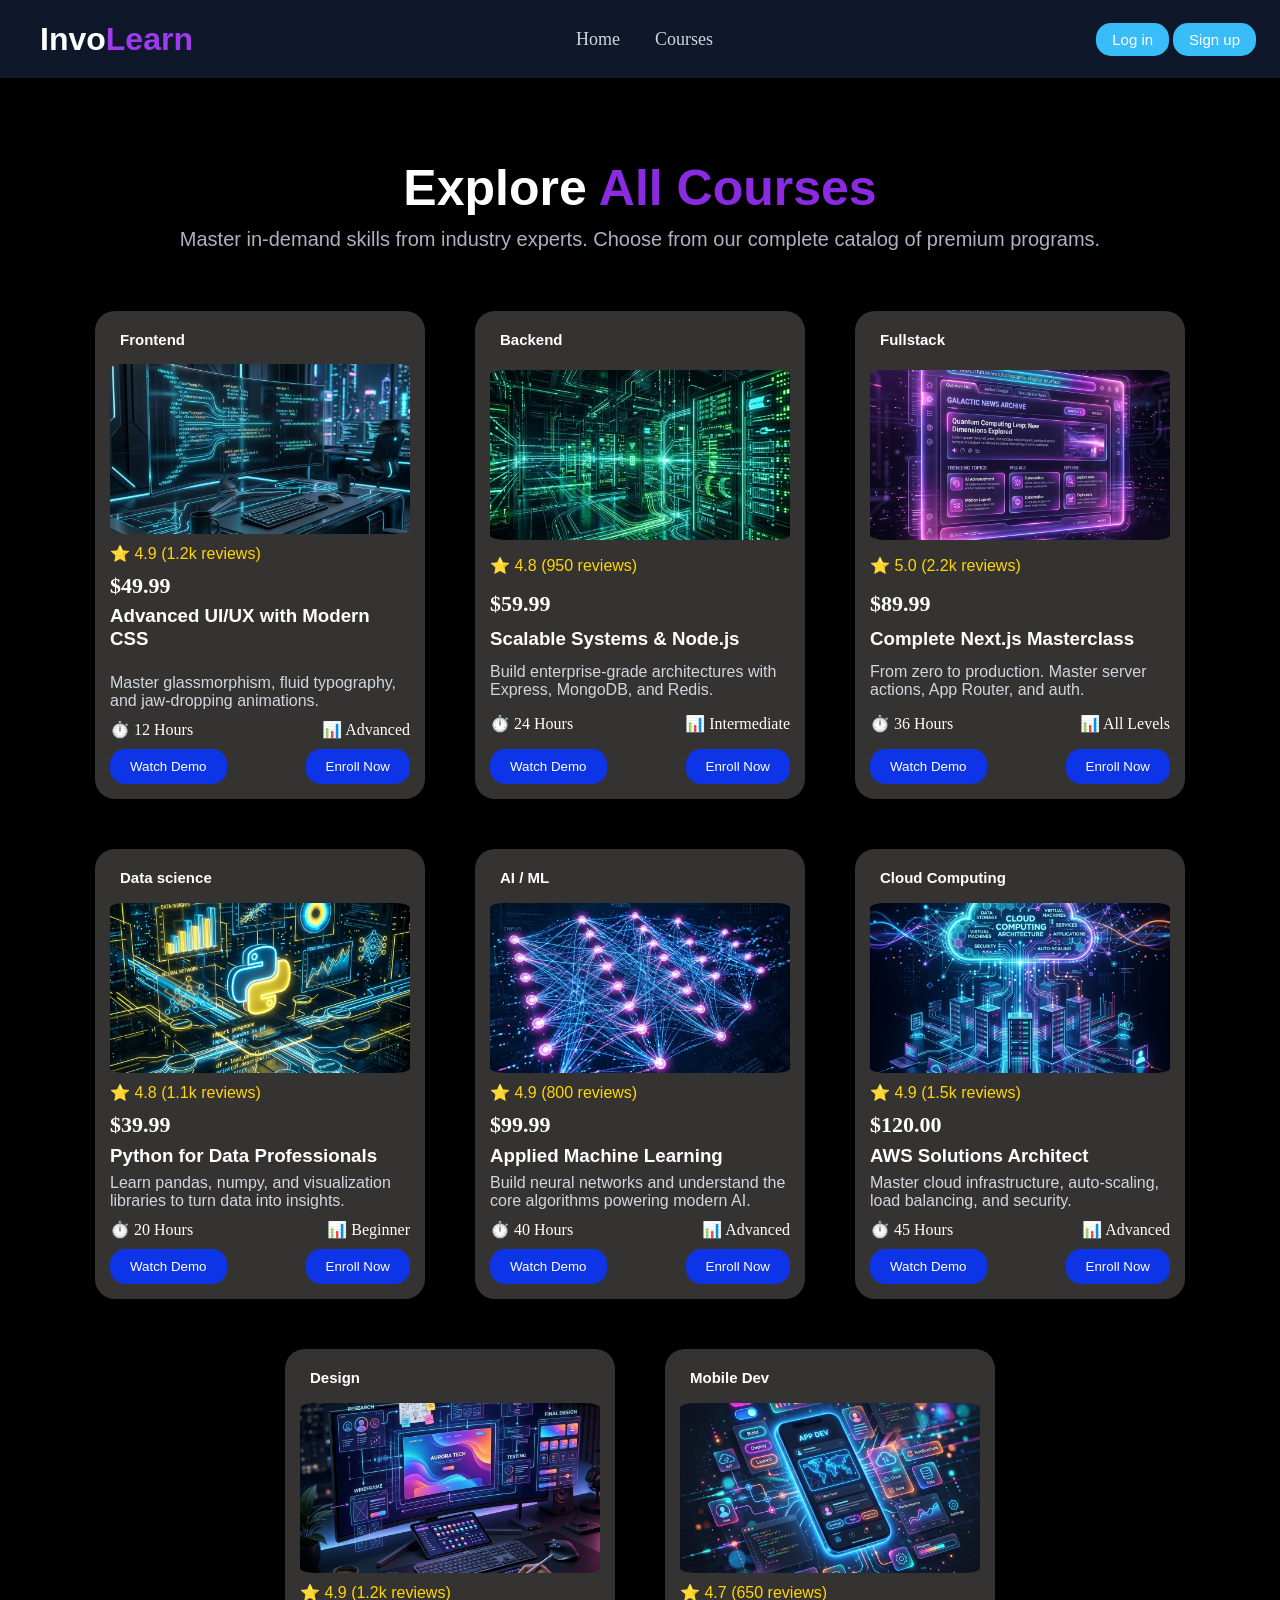
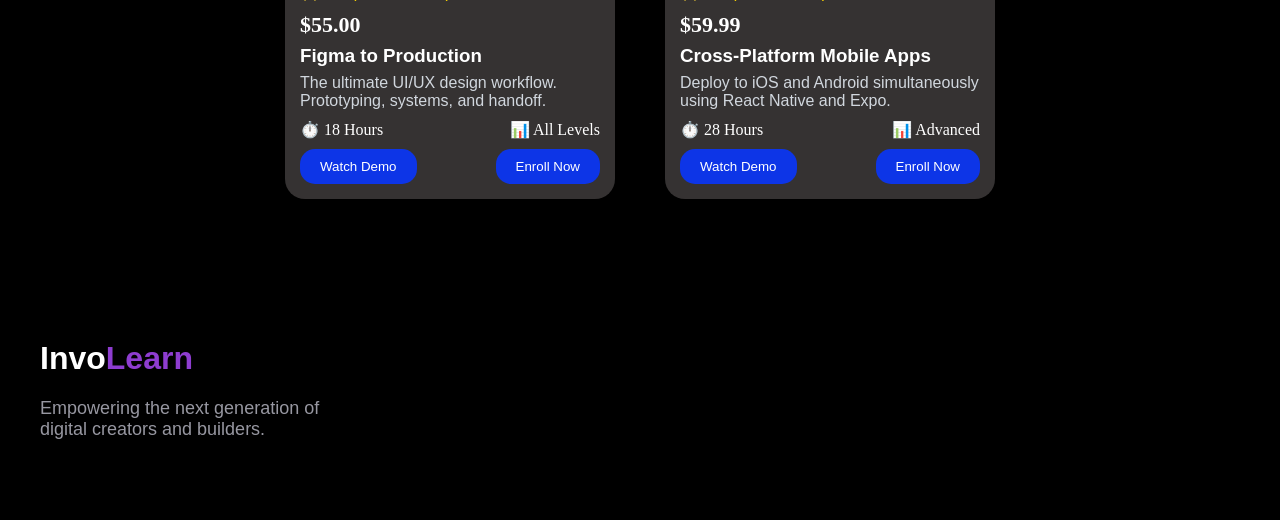
<file: courses.html>
<!DOCTYPE html>
<html lang="en">
<head>
    <meta charset="UTF-8">
    <meta name="viewport" content="width=device-width, initial-scale=1.0">
    <title>Courses</title>
    <link rel="stylesheet" href="course_css.css">
   
</head>
<body>
     <div class="nav">
        <h1>Invo<span style="color:rgb(158, 59, 239)">Learn</span></h1>

    <nav class="navbar">
    <ul>
        <li><a href="index.html">Home</a></li>
        <li><a>Courses</a></li>
       
    </ul>
     </nav>
    
    <div class="navbut">
        <button  onclick="openLogin()">Log in</button>
        <button class="signup-btn" id="signupBtnHeader"><a href="SignUp_page.html">Sign up</a></button>
    </div>
    </div>
     
    <header class="hero">
        <div class="head">
            <h1>Explore <span style="color:blueviolet">All Courses</span></h1>
            <p>Master in-demand skills from industry experts. Choose from our complete catalog of premium programs.
            </p>
        </div>
        

    </header>

    <section>
        <div class="courses">
            <div class="card">
               <h4 class="tag">Frontend</h4>
                 <img src="assets/course_1.png" alt="">
            <p class="rating">⭐ 4.9 (1.2k reviews)</p>
            <span class="price">$49.99</span>
            <h3>Advanced UI/UX with Modern CSS</h3>
            <br>
            <p>Master glassmorphism, fluid typography, and jaw-dropping animations.</p>
              
            <div class="info">
            <span >⏱️ 12 Hours</span>
            <span>📊 Advanced</span>
            </div>
            
            <div class="price">
            <button class="demo-btn" data-course="front">Watch Demo</button>
            <button class="cardenroll-btn" data-course="frontend">Enroll Now</button>
            </div>
        </div>

     <div class="card">
            <h2 class="tag">Backend</h2>
            <img src="assets/course_2.png" alt="">
            <p class="rating">⭐ 4.8 (950 reviews)</p>
            <span class="price">$59.99</span>
            <h3>Scalable Systems & Node.js</h3>
            <p>Build enterprise-grade architectures with Express, MongoDB, and Redis.</p>
            
            <div class="info">
            <span>⏱️ 24 Hours</span>
            <span>📊 Intermediate</span>
            </div>
            <div class="price">
            <button class="demo-btn" data-course="back">Watch Demo</button>
            <button class="cardenroll-btn" data-course="backend">Enroll Now</button>
            </div>
        </div>

     <div class="card">
            <h2 class="tag">Fullstack</h2>
            <img src="assets/course_3.png" alt="">
            <p class="rating">⭐ 5.0 (2.2k reviews)</p>
            <span class="price">$89.99</span>
            <h3>Complete Next.js Masterclass</h3>
            <p>From zero to production. Master server actions, App Router, and auth.</p>
            
            <div class="info">
            <span>⏱️ 36 Hours</span>
            <span>📊 All Levels</span>
            </div>
            <div class="price">
            <button class="demo-btn" data-course="full">Watch Demo</button>
            <button class="cardenroll-btn" data-course="Fullstack">Enroll Now</button>
            </div>
        </div>

        <div class="card">
            <h2 class="tag">Data science</h2>
            <img src="assets/course_4.png" alt="">
            <p class="rating">⭐ 4.8 (1.1k reviews)</p>
            <span class="price">$39.99</span>
            <h3>Python for Data Professionals</h3>
            <p>Learn pandas, numpy, and visualization libraries to turn data into insights.</p>
            
            <div class="info">
            <span>⏱️ 20 Hours</span>
            <span>📊 Beginner</span>
            </div>
            <div class="price">
            <button><a href="">Watch Demo</a></button>
            <button>Enroll Now</button>
            </div>
        </div>
         
        <div class="card">
            <h2 class="tag">AI / ML</h2>
            <img src="assets/course_5.png" alt="">
            <p class="rating">⭐ 4.9 (800 reviews)</p>
            <span class="price" >$99.99</span>
            <h3>Applied Machine Learning</h3>
            <p>Build neural networks and understand the core algorithms powering modern AI.</p>
            
            <div class="info">
            <span>⏱️ 40 Hours</span>
            <span>📊 Advanced</span>
            </div>
            <div class="price">
            <button><a href="">Watch Demo</a></button>
            <button>Enroll Now</button>
            </div>
        </div>

        <div class="card">
            <h2 class="tag">Cloud Computing</h2>
            <img src=assets/course_7.png alt="">
            <p class="rating">⭐ 4.9 (1.5k reviews)</p>
            <span class="price">$120.00</span>
            <h3>AWS Solutions Architect</h3>
            <p>Master cloud infrastructure, auto-scaling, load balancing, and security.</p>
            
            <div class="info">
            <span>⏱️ 45 Hours</span>
            <span>📊 Advanced</span>
            </div>
            <div class="price">
            <button><a href="">Watch Demo</a></button>
            <button>Enroll Now</button>
            </div>
        </div>
         
        <div class="card">
            <h2 class="tag">Design</h2>
            <img src="assets/course_8.png" alt="">
            <p class="rating">⭐ 4.9 (1.2k reviews)</p>
            <span class="price" >$55.00</span>
            <h3>Figma to Production</h3>
            <p>The ultimate UI/UX design workflow. Prototyping, systems, and handoff.</p>
            
            <div class="info">
            <span>⏱️ 18 Hours</span>
            <span>📊 All Levels</span>
            </div>
            <div class="price">
            <button>Watch Demo</button>
            <button>Enroll Now</button>
            </div>
        </div>

        <div class="card">
            <h2 class="tag">Mobile Dev</h2>
            <img src="assets/course_6.png" alt="">
            <p class="rating">⭐ 4.7 (650 reviews)</p>
            <span class="price">$59.99</span>
            <h3>Cross-Platform Mobile Apps</h3>
            <p>Deploy to iOS and Android simultaneously using React Native and Expo.</p>
            
            <div class="info">
            <span>⏱️ 28 Hours</span>
            <span>📊 Advanced</span>
            </div>
            <div class="price">
            <button>Watch Demo</button>
            <button>Enroll Now</button>
            </div>
        </div>

    </div>
    </div>
    </section>

     <footer class="foot">

        <div class="foot-cnt">
            <h1>Invo<span style="color:rgb(142, 61, 208)">Learn</span></h1>
            <p>Empowering the next generation of digital creators and builders.</p>
        </div>

        <script src="enroll-button.js"></script>
        <script src ="demo-page.js"></script>
        <script src="signup.js"></script>
</body>
</html>
</file>
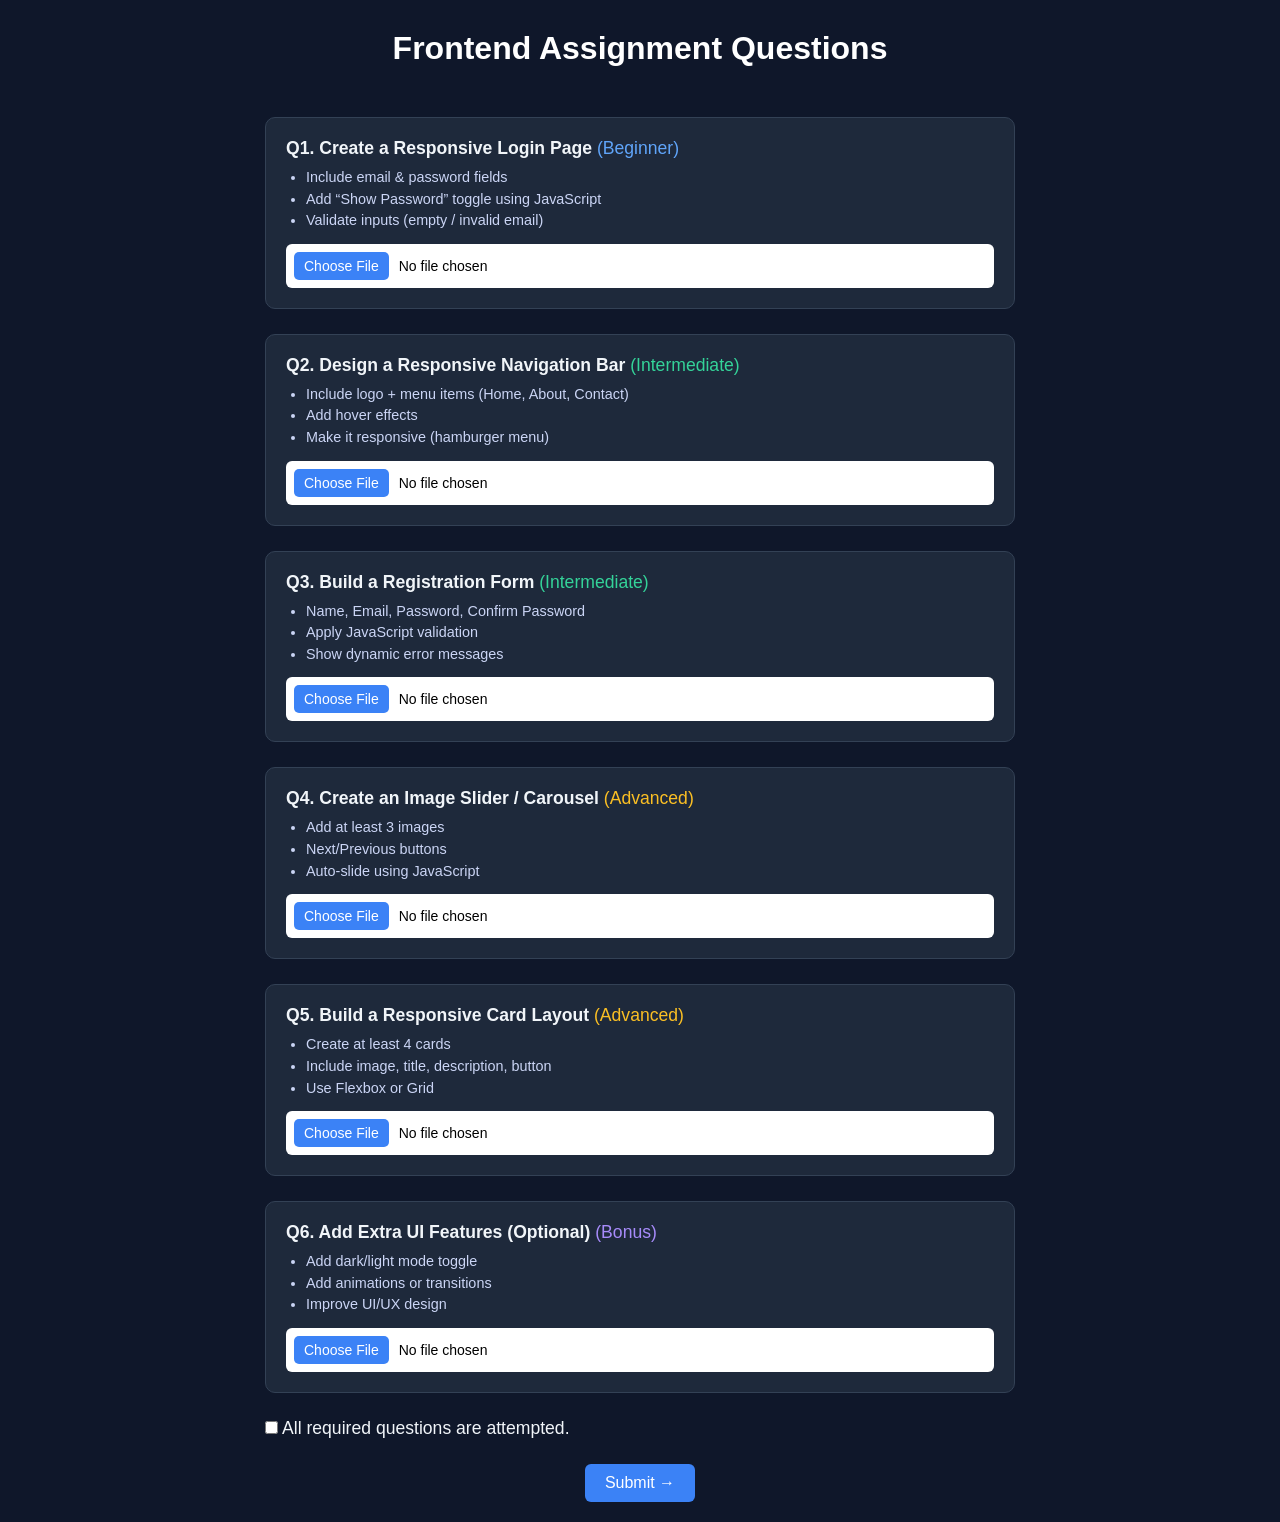
<file: frontend-test.html>
<!DOCTYPE html>
<html lang="en">
<head>
    <meta charset="UTF-8">
    <meta name="viewport" content="width=device-width, initial-scale=1.0">
    <title>Frontend Assignment</title>
    <link rel="stylesheet" href="style-test.css">
</head>

<body>

<header class="head">
    <h1>Frontend Assignment Questions</h1>
</header>

<main class="boxi">

<form id="myForm">

    <!-- 🔹 Q1 -->
    <div class="box">
        <label>
            <strong>Q1. Create a Responsive Login Page</strong>
            <span style="color:#60a5fa;">(Beginner)</span>
            <ul>
                <li>Include email & password fields</li>
                <li>Add “Show Password” toggle using JavaScript</li>
                <li>Validate inputs (empty / invalid email)</li>
            </ul>
        </label>
        <input type="file" name="ans1" required>
    </div>

    <!-- 🔹 Q2 -->
    <div class="box">
        <label>
            <strong>Q2. Design a Responsive Navigation Bar</strong>
            <span style="color:#34d399;">(Intermediate)</span>
            <ul>
                <li>Include logo + menu items (Home, About, Contact)</li>
                <li>Add hover effects</li>
                <li>Make it responsive (hamburger menu)</li>
            </ul>
        </label>
        <input type="file" name="ans2" required>
    </div>

    <!-- 🔹 Q3 -->
    <div class="box">
        <label>
            <strong>Q3. Build a Registration Form</strong>
            <span style="color:#34d399;">(Intermediate)</span>
            <ul>
                <li>Name, Email, Password, Confirm Password</li>
                <li>Apply JavaScript validation</li>
                <li>Show dynamic error messages</li>
            </ul>
        </label>
        <input type="file" name="ans3" required>
    </div>

    <!-- 🔹 Q4 -->
    <div class="box">
        <label>
            <strong>Q4. Create an Image Slider / Carousel</strong>
            <span style="color:#fbbf24;">(Advanced)</span>
            <ul>
                <li>Add at least 3 images</li>
                <li>Next/Previous buttons</li>
                <li>Auto-slide using JavaScript</li>
            </ul>
        </label>
        <input type="file" name="ans4" required>
    </div>

    <!-- 🔹 Q5 -->
    <div class="box">
        <label>
            <strong>Q5. Build a Responsive Card Layout</strong>
            <span style="color:#fbbf24;">(Advanced)</span>
            <ul>
                <li>Create at least 4 cards</li>
                <li>Include image, title, description, button</li>
                <li>Use Flexbox or Grid</li>
            </ul>
        </label>
        <input type="file" name="ans5" required>
    </div>

    <!-- 🔹 BONUS -->
    <div class="box">
        <label>
            <strong>Q6. Add Extra UI Features (Optional)</strong>
            <span style="color:#a78bfa;">(Bonus)</span>
            <ul>
                <li>Add dark/light mode toggle</li>
                <li>Add animations or transitions</li>
                <li>Improve UI/UX design</li>
            </ul>
        </label>
        <input type="file" name="ans6">
    </div>

    <!-- 🔹 Checkbox -->
    <div class="checkbox-container">
        <input type="checkbox" id="check" required>
        <label for="check" class="checkfont">
            All required questions are attempted.
        </label>
    </div>

    <!-- 🔹 Submit -->
    <div class="Submit">
        <button type="submit">Submit →</button>
    </div>

</form>

</main>

<script>
document.getElementById("myForm").addEventListener("submit", function(event) {
    event.preventDefault();
    alert("Frontend assignment submitted successfully 🚀");
    this.reset();
});
</script>

</body>
</html>
</file>
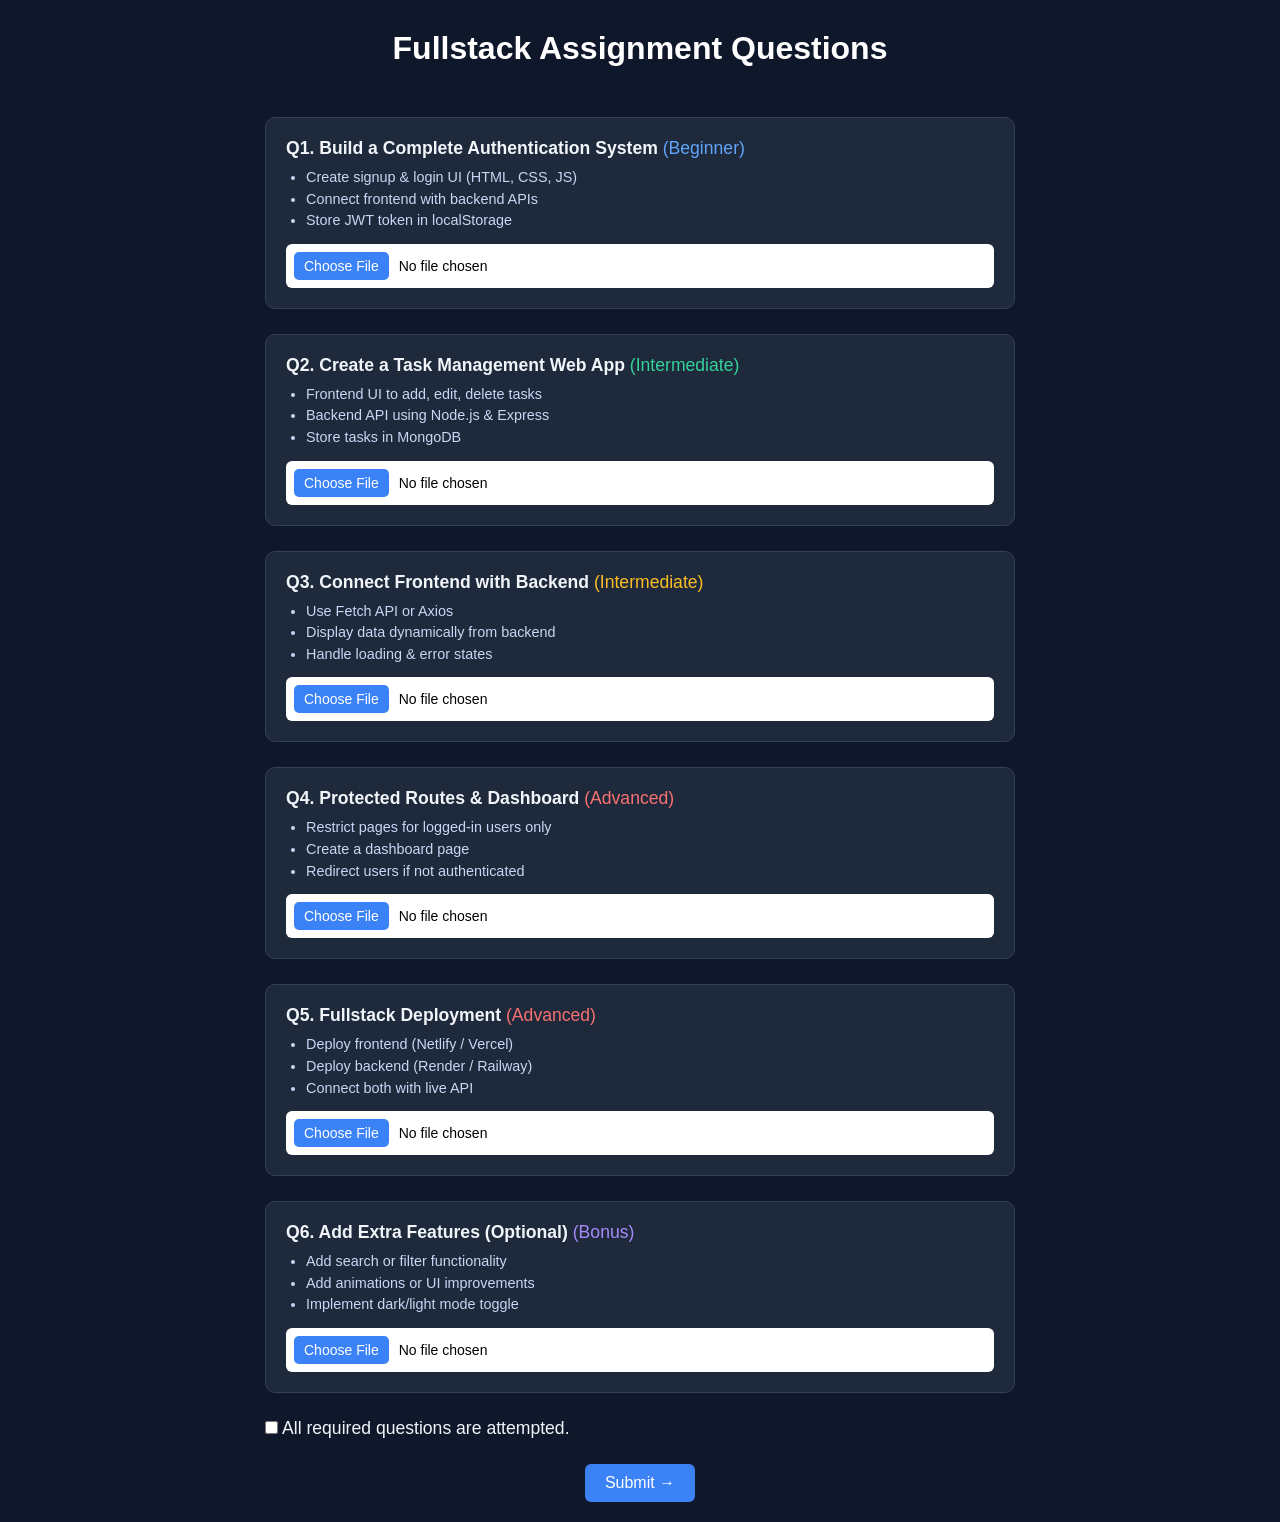
<file: fullstack-test.html>
<!DOCTYPE html>
<html lang="en">
<head>
    <meta charset="UTF-8">
    <meta name="viewport" content="width=device-width, initial-scale=1.0">
    <title>Fullstack Assignment</title>
    <link rel="stylesheet" href="style-test.css">
</head>

<body>

    <!-- 🔹 Heading -->
    <header class="head">
        <h1>Fullstack Assignment Questions</h1>
    </header>

    <!-- 🔹 Main -->
    <main class="boxi">

        <form id="fullstackForm">

            <!-- 🔹 Q1 -->
            <div class="box">
                <label>
                    <strong>Q1. Build a Complete Authentication System</strong> 
                    <span style="color:#60a5fa;">(Beginner)</span>
                    <ul>
                        <li>Create signup & login UI (HTML, CSS, JS)</li>
                        <li>Connect frontend with backend APIs</li>
                        <li>Store JWT token in localStorage</li>
                    </ul>
                </label>
                <input type="file" name="q1" required>
            </div>

            <!-- 🔹 Q2 -->
            <div class="box">
                <label>
                    <strong>Q2. Create a Task Management Web App</strong> 
                    <span style="color:#34d399;">(Intermediate)</span>
                    <ul>
                        <li>Frontend UI to add, edit, delete tasks</li>
                        <li>Backend API using Node.js & Express</li>
                        <li>Store tasks in MongoDB</li>
                    </ul>
                </label>
                <input type="file" name="q2" required>
            </div>

            <!-- 🔹 Q3 -->
            <div class="box">
                <label>
                    <strong>Q3. Connect Frontend with Backend</strong> 
                    <span style="color:#fbbf24;">(Intermediate)</span>
                    <ul>
                        <li>Use Fetch API or Axios</li>
                        <li>Display data dynamically from backend</li>
                        <li>Handle loading & error states</li>
                    </ul>
                </label>
                <input type="file" name="q3" required>
            </div>

            <!-- 🔹 Q4 -->
            <div class="box">
                <label>
                    <strong>Q4. Protected Routes & Dashboard</strong> 
                    <span style="color:#f87171;">(Advanced)</span>
                    <ul>
                        <li>Restrict pages for logged-in users only</li>
                        <li>Create a dashboard page</li>
                        <li>Redirect users if not authenticated</li>
                    </ul>
                </label>
                <input type="file" name="q4" required>
            </div>

            <!-- 🔹 Q5 -->
            <div class="box">
                <label>
                    <strong>Q5. Fullstack Deployment</strong> 
                    <span style="color:#f87171;">(Advanced)</span>
                    <ul>
                        <li>Deploy frontend (Netlify / Vercel)</li>
                        <li>Deploy backend (Render / Railway)</li>
                        <li>Connect both with live API</li>
                    </ul>
                </label>
                <input type="file" name="q5" required>
            </div>

            <!-- 🔹 BONUS -->
            <div class="box">
                <label>
                    <strong>Q6. Add Extra Features (Optional)</strong> 
                    <span style="color:#a78bfa;">(Bonus)</span>
                    <ul>
                        <li>Add search or filter functionality</li>
                        <li>Add animations or UI improvements</li>
                        <li>Implement dark/light mode toggle</li>
                    </ul>
                </label>
                <input type="file" name="q6">
            </div>

            <!-- 🔹 Checkbox -->
            <div class="checkbox-container">
                <input type="checkbox" id="check" required>
                <label for="check" class="checkfont">
                    All required questions are attempted.
                </label>
            </div>

            <!-- 🔹 Submit -->
            <div class="Submit">
                <button type="submit">Submit →</button>
            </div>

        </form>

    </main>

    <!-- 🔹 Script -->
    <script>
        document.getElementById("fullstackForm").addEventListener("submit", function(e) {
            e.preventDefault();

            alert("Fullstack assignment submitted successfully 🚀");

            this.reset();
        });
    </script>

</body>
</html>
</file>
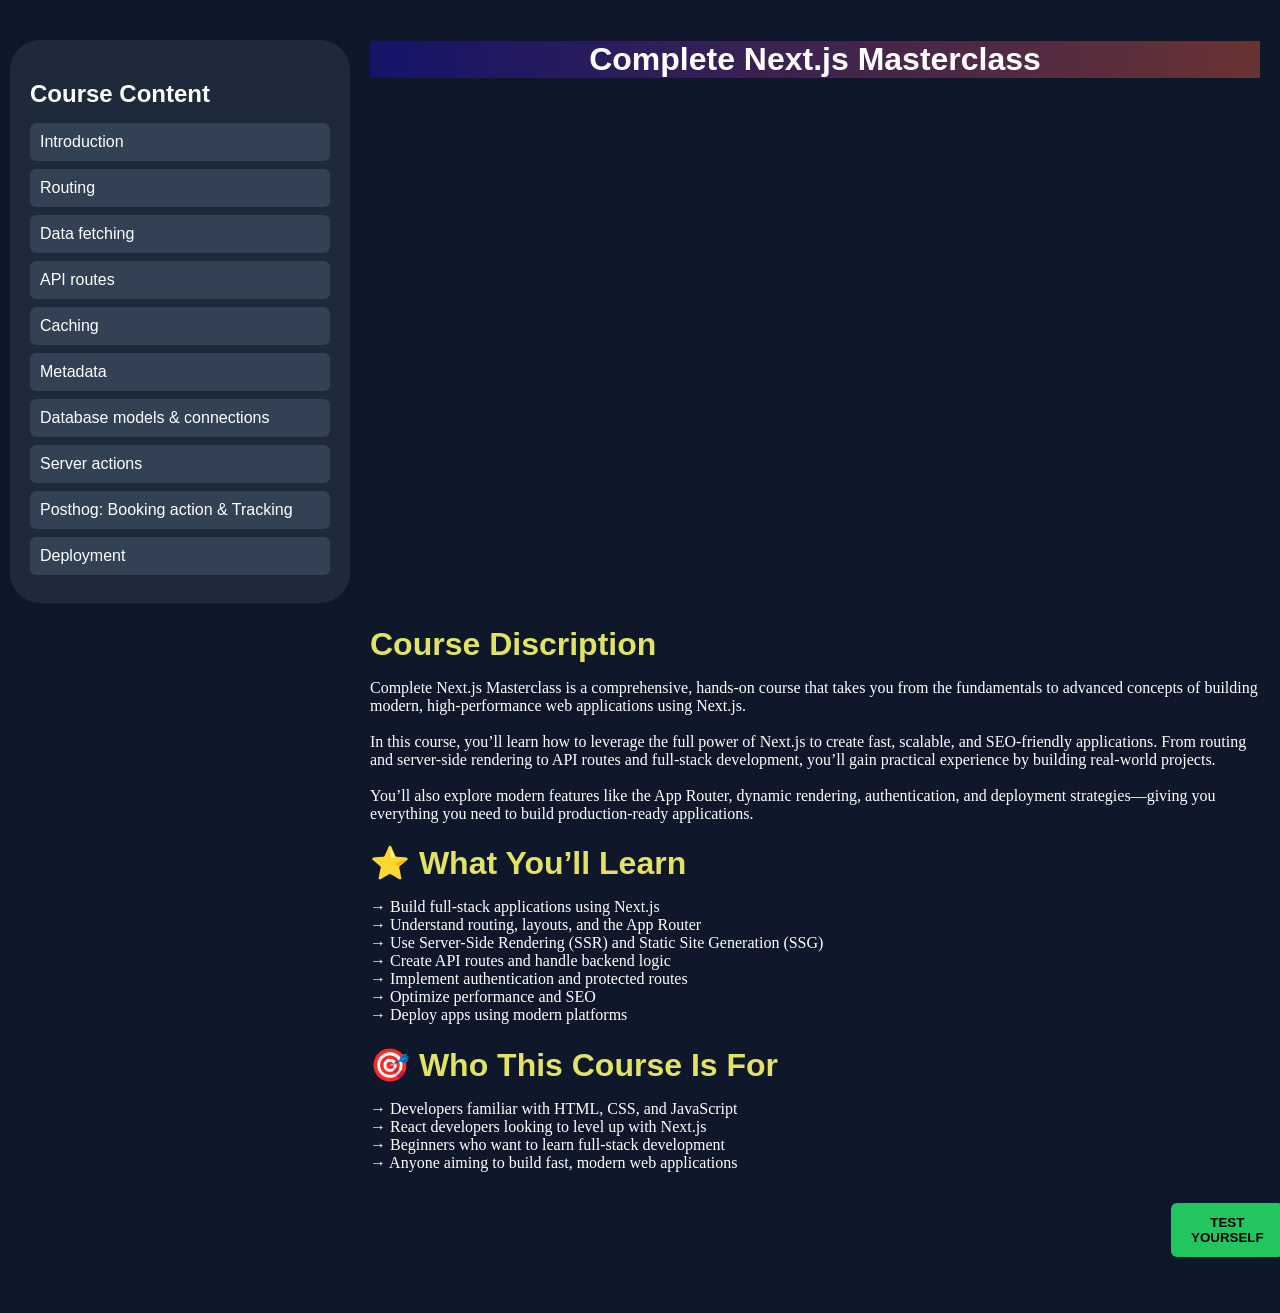
<file: fullstack.html>
<!DOCTYPE html>
<html lang="en">
<head>
    <meta charset="UTF-8">
    <meta name="viewport" content="width=device-width, initial-scale=1.0">
    <title>Next.js Masterclass</title>
</head>
<body>
  <style>
    body {
      margin: 0;
      font-family: Arial, sans-serif;
      background: #0f172a;
      color: #fff;
    }

    .container {
      display: flex;
     min-height: 100vh; 
    }

    /* Sidebar */
    .sidebar {
      width: 300px;
      background: #1e293b;
      padding: 20px;
      overflow-y: auto;
      height: max-content;
     margin-left: 10px;
     margin-bottom: 10px;
     margin-top: 40px;
    border-radius: 30px;
    position: sticky;
    top: 0%;
    }

    .sidebar h2 {
      margin-bottom: 15px;
    }

    .lesson {
      padding: 10px;
      margin-bottom: 8px;
      background: #334155;
      border-radius: 6px;
      cursor: pointer;
      transition: 0.3s;
    }

    .lesson:hover {
      background: #475569;
    }

    /* Main Content */
    .main {
      flex: 1;
      padding: 20px;
    }

.video-container {
  max-width: 900px;
  margin: auto;
  aspect-ratio: 16 / 9;
}

.video-container iframe {
  width: 100%;
  height: 100%;
}

    .course-info {
      margin-top: 20px;
    }

    .course-info h1 {
      margin-bottom: 10px;
    }

   .btn{
    text-decoration: none;
    color: black;
     margin-top: 15px;
      padding: 12px 20px;
      background: #22c55e;
      border: none;
      border-radius: 6px;
      color: #000;
      font-weight: bold;
      cursor: pointer;
      margin-left: 90%;
}

    .btn:hover {
      background: #16a34a;
    }

    /* Responsive */
    @media(max-width: 768px) {
      .container {
        flex-direction: column;
      }

      .sidebar {
        width: 100%;
        height: 200px;
      }
    }
  </style>

</head>

<body>
<div class="container">

  <!-- Sidebar -->

  <div class="sidebar">
    <h2>Course Content</h2>


<div class="lesson">Introduction</div>
<div class="lesson">Routing</div>
<div class="lesson">Data fetching</div>
<div class="lesson">API routes</div>
<div class="lesson">Caching</div>
<div class="lesson">Metadata</div>
<div class="lesson">Database models & connections</div>
<div class="lesson">Server actions</div>
<div class="lesson">Posthog: Booking action & Tracking</div>
<div class="lesson">Deployment</div>

  </div>

  <!-- Main Content -->

  <div class="main">
        <h1 style="text-align: center; background: linear-gradient(to left, rgb(105, 51, 51), #14146a);">
Complete Next.js Masterclass
</h1>

<div class="video-container">
  <iframe width="560" height="315" src="https://www.youtube.com/embed/I1V9YWqRIeI?si=ahKZZPrQf2U7tZeD" title="YouTube video player" frameborder="0" allow="accelerometer; autoplay; clipboard-write; encrypted-media; gyroscope; picture-in-picture; web-share" referrerpolicy="strict-origin-when-cross-origin" allowfullscreen></iframe>
</div>

<div class="course-info">
  <h1 style="color:rgb(226, 226, 102);"> Course Discription</h1>
  <p style="font-family: serif ;">
   Complete Next.js Masterclass is a comprehensive, hands-on course that takes you from the fundamentals to advanced concepts of building modern, high-performance web applications using Next.js.
   <br>
   <br>
In this course, you’ll learn how to leverage the full power of Next.js to create fast, scalable, and SEO-friendly applications. From routing and server-side rendering to API routes and full-stack development, you’ll gain practical experience by building real-world projects.
<br>
<br>
You’ll also explore modern features like the App Router, dynamic rendering, authentication, and deployment strategies—giving you everything you need to build production-ready applications.
  </p>
  <h1 style="color:rgb(226, 226, 102)">⭐ What You’ll Learn</h1>
  <p style="font-family: serif ;">
 → Build full-stack applications using Next.js
 <br>
 → Understand routing, layouts, and the App Router
<br>
 → Use Server-Side Rendering (SSR) and Static Site Generation (SSG)
<br>
 → Create API routes and handle backend logic
<br>
 → Implement authentication and protected routes
<br>
 → Optimize performance and SEO
 <br>
 → Deploy apps using modern platforms
  </p>
<h1 style="color: rgb(226, 226, 102);">🎯 Who This Course Is For</h1>
<p style="font-family: serif ;">
 → Developers familiar with HTML, CSS, and JavaScript
 <br>
 → React developers looking to level up with Next.js
<br>
 → Beginners who want to learn full-stack development
<br>
 → Anyone aiming to build fast, modern web applications
</p>
  <button class="btn" data-course="next">TEST YOURSELF</button>
  <br><br><br>
</div>

  </div>

</div>

</body>
<script src="test-yourself.js"></script>
</html>
</file>
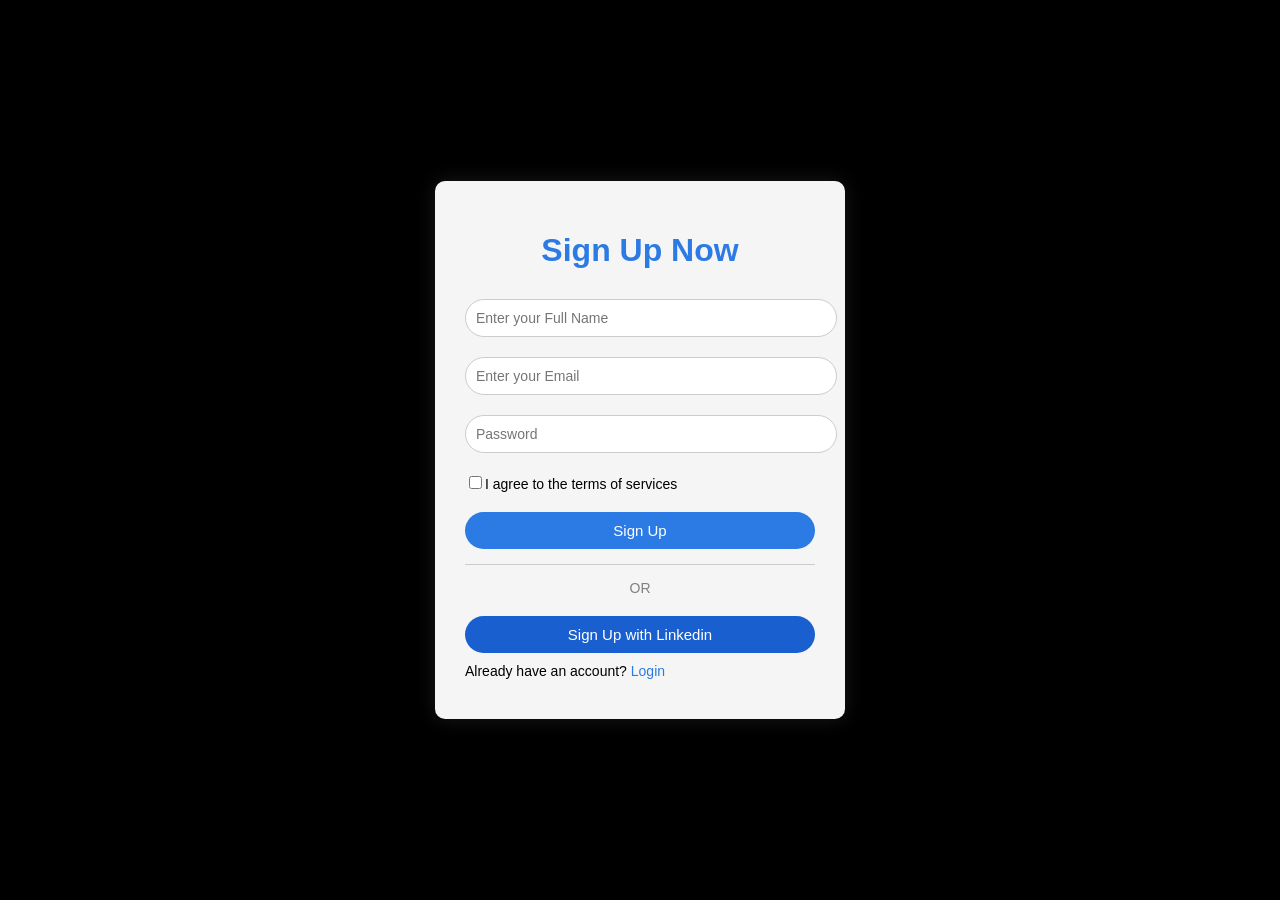
<file: SignUp_page.html>
<!DOCTYPE html>
<html lang="en">
<head>
    <meta charset="UTF-8">
    <meta name="viewport" content="width=device-width, initial-scale=1.0">
    <title>Document</title>
    <link rel="stylesheet" href="signup-popup.css">
</head>
<style>
body {
    margin: 0;
    padding: 0;
    background-color: black;
    font-family: Arial, sans-serif;

    display: flex;
    justify-content: center;
    align-items: center;
    height: 100vh;
}

.signup-page {
    width: 350px;
    background-color: #f5f5f5;
    padding: 30px;
    border-radius: 10px;
    text-align: center;

    box-shadow: 0 0 20px rgba(255, 255, 255, 0.1);
}


 h1 {
    color: #2c7be5;
    margin-bottom: 20px;
}

.input-box {
    width: 100%;
    padding: 10px;
    margin: 10px 0;
    border-radius: 20px;
    border: 1px solid #ccc;
    outline: none;
    font-size: 14px;
}


 p {
    font-size: 14px;
    text-align: left;
    margin: 10px 0;
}


#signupBtn {
    width: 100%;
    padding: 10px;
    margin-top: 10px;
    border: none;
    border-radius: 20px;
    background-color: #2c7be5;
    color: white;
    cursor: pointer;
    font-size: 15px;
}


#signupBtn:hover {
    background-color: #1a5fd0;
}

.signup-button{
    width: 100%;
    padding: 10px;
    margin-top: 10px;
    border: none;
    border-radius: 20px;
    background-color: #2c7be5;
    color: white;
    cursor: pointer;
    font-size: 15px;

}
.signup-button{
    background-color: #1a5fd0;

}

.or {
    text-align: center;
    margin: 10px 0;
    color: gray;
}

hr {
    border: none;
    height: 1px;
    background: #ccc;
    margin: 15px 0;
}

a {
    color: #2c7be5;
    text-decoration: none;
}

a:hover {
    text-decoration: underline;
}

</style>
<body>
    <div class="signup-page">
        <h1>Sign Up Now</h1>

        <form>
            <input type="text" class="input-box" placeholder="Enter your Full Name" required>
            <input type="email" class="input-box" placeholder="Enter your Email" required>
            <input type="password" class="input-box" placeholder="Password" required minlength="6">
            <p>
                <input type="checkbox" required>I agree to the terms of services
            </p>
            <button type="submit" id="signupBtn" >Sign Up</button>
            <hr>
            <p class="or">OR</p>
            <button type="button" class="signup-button">Sign Up with Linkedin</button>
            <p>Already have an account? <a href="#">Login</a></p>
        </form>
    </div>

    <div id="popup" class="popup">

        <div class="popup-content">
            <h2>Welcome to InvoLearn 🎉</h2>
            <p>Your account has been created successfully!</p>
            <button id="closePopup">Continue</button>
        </div>
    </div>

    <script src="signup.js"></script>
</body>
</html>
</file>
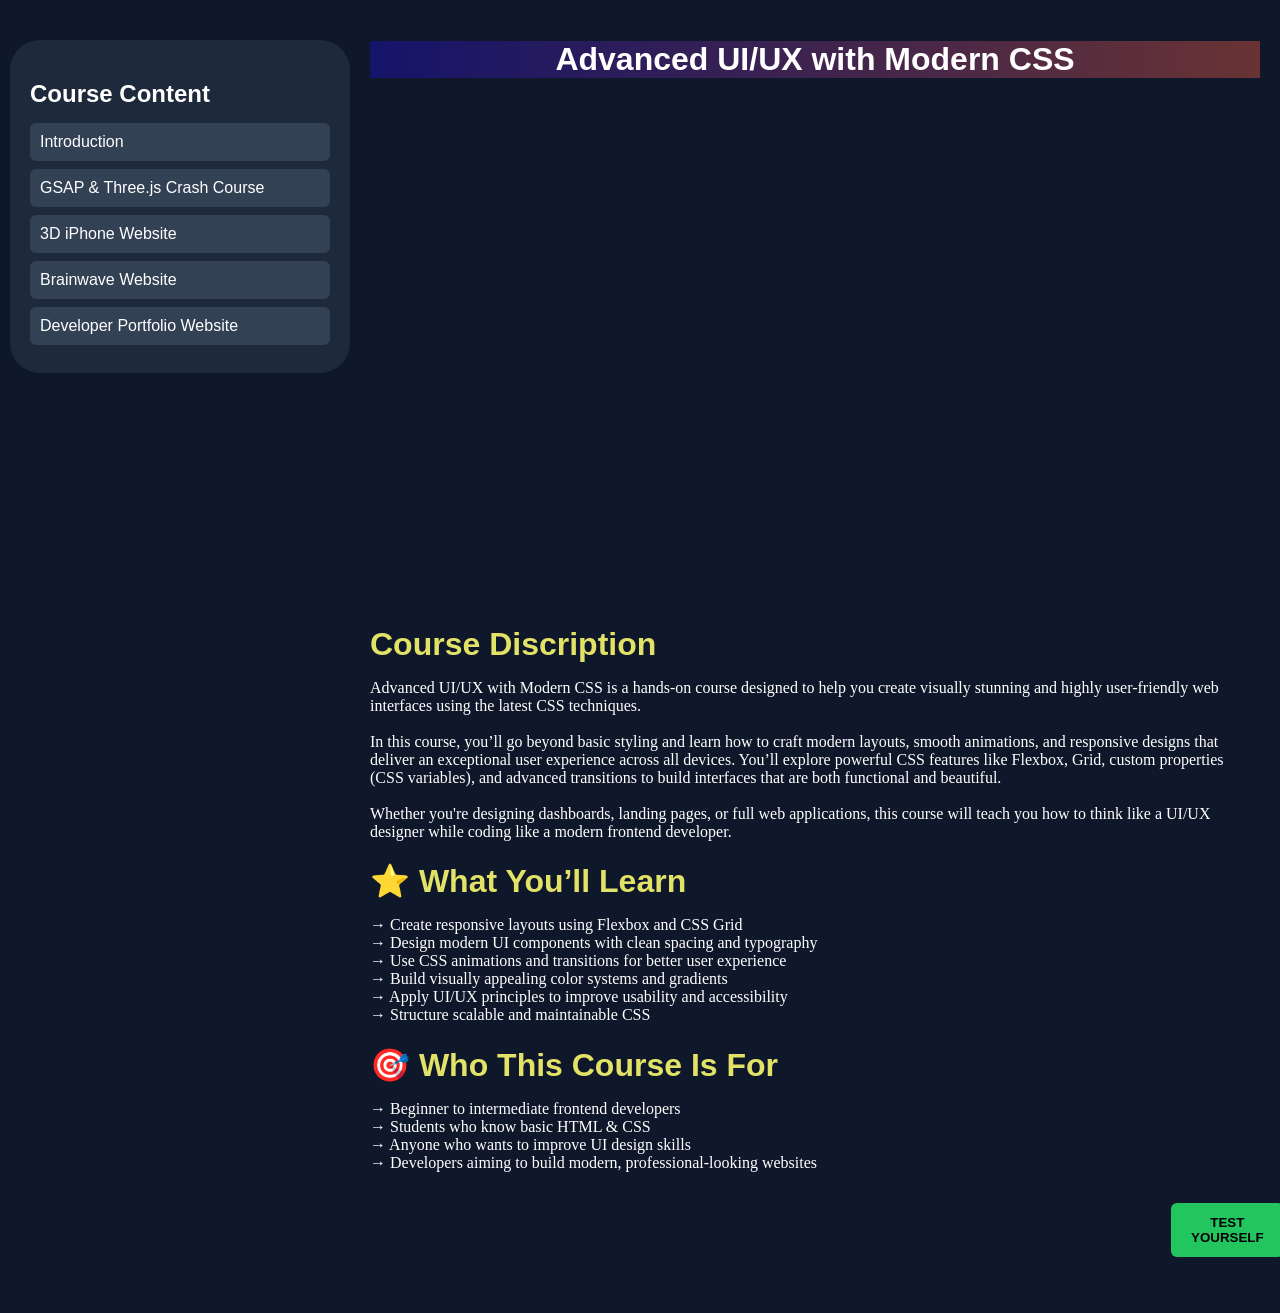
<file: ui-ux.html>
<!DOCTYPE html>
<html lang="en">
<head>
    <meta charset="UTF-8">
    <meta name="viewport" content="width=device-width, initial-scale=1.0">
    <title>Advanced UI/UX with Modern CSS</title>
</head>
<body>
  <style>
    body {
      margin: 0;
      font-family: Arial, sans-serif;
      background: #0f172a;
      color: #fff;
    }

    .container {
      display: flex;
     min-height: 100vh; 
    }

    /* Sidebar */
    .sidebar {
      width: 300px;
      background: #1e293b;
      padding: 20px;
      overflow-y: auto;
      height: max-content;
     margin-left: 10px;
     margin-bottom: 10px;
     margin-top: 40px;
    border-radius: 30px;
    position: sticky;
    top: 0%;
    }

    .sidebar h2 {
      margin-bottom: 15px;
    }

    .lesson {
      padding: 10px;
      margin-bottom: 8px;
      background: #334155;
      border-radius: 6px;
      cursor: pointer;
      transition: 0.3s;
    }

    .lesson:hover {
      background: #475569;
    }

    /* Main Content */
    .main {
      flex: 1;
      padding: 20px;
    }

.video-container {
  max-width: 900px;
  margin: auto;
  aspect-ratio: 16 / 9;
}

.video-container iframe {
  width: 100%;
  height: 100%;
}

    .course-info {
      margin-top: 20px;
    }

    .course-info h1 {
      margin-bottom: 10px;
    }

   .btn{
    text-decoration: none;
    color: black;
     margin-top: 15px;
      padding: 12px 20px;
      background: #22c55e;
      border: none;
      border-radius: 6px;
      color: #000;
      font-weight: bold;
      cursor: pointer;
      margin-left: 90%;
}

    .btn:hover {
      background: #16a34a;
    }

    /* Responsive */
    @media(max-width: 768px) {
      .container {
        flex-direction: column;
      }

      .sidebar {
        width: 100%;
        height: 200px;
      }
    }
  </style>

</head>

<body>
<div class="container">

  <!-- Sidebar -->

  <div class="sidebar">
    <h2>Course Content</h2>


<div class="lesson">Introduction</div>
<div class="lesson">GSAP & Three.js Crash Course</div>
<div class="lesson">3D iPhone Website</div>
<div class="lesson">Brainwave Website</div>
<div class="lesson">Developer Portfolio Website</div>


  </div>

  <!-- Main Content -->

  <div class="main">
        <h1 style="text-align: center; background: linear-gradient(to left, rgb(105, 51, 51), #14146a);">
   Advanced UI/UX with Modern CSS
</h1>

<div class="video-container">
  <iframe width="560" height="315" src="https://www.youtube.com/embed/RbxHZwFtRT4?si=x0kj5W2evqPhdodu" title="YouTube video player" frameborder="0" allow="accelerometer; autoplay; clipboard-write; encrypted-media; gyroscope; picture-in-picture; web-share" referrerpolicy="strict-origin-when-cross-origin" allowfullscreen></iframe>
</div>

<div class="course-info">
  <h1 style="color:rgb(226, 226, 102);"> Course Discription</h1>
  <p style="font-family: serif ;">
   Advanced UI/UX with Modern CSS is a hands-on course designed to help you create visually stunning and highly user-friendly web interfaces using the latest CSS techniques.
   <br>
   <br>
In this course, you’ll go beyond basic styling and learn how to craft modern layouts, smooth animations, and responsive designs that deliver an exceptional user experience across all devices. You’ll explore powerful CSS features like Flexbox, Grid, custom properties (CSS variables), and advanced transitions to build interfaces that are both functional and beautiful.
<br>
<br>
Whether you're designing dashboards, landing pages, or full web applications, this course will teach you how to think like a UI/UX designer while coding like a modern frontend developer.
  </p>
  <h1 style="color:rgb(226, 226, 102)">⭐ What You’ll Learn</h1>
  <p style="font-family: serif ;">
 → Create responsive layouts using Flexbox and CSS Grid
 <br>
 → Design modern UI components with clean spacing and typography
<br>
 → Use CSS animations and transitions for better user experience
<br>
 → Build visually appealing color systems and gradients
<br>
 → Apply UI/UX principles to improve usability and accessibility
<br>
 → Structure scalable and maintainable CSS
  </p>
<h1 style="color: rgb(226, 226, 102);">🎯 Who This Course Is For</h1>
<p style="font-family: serif ;">
 → Beginner to intermediate frontend developers
 <br>
 → Students who know basic HTML & CSS
<br>
 → Anyone who wants to improve UI design skills
<br>
 → Developers aiming to build modern, professional-looking websites
</p>
  <button class="btn" data-course="ui-ux">TEST YOURSELF</button>
  <br><br><br>
</div>

  </div>

</div>

<script src="test-yourself.js"></script>

</body>
</html>
</file>
<file: style.css>
*{
    margin:0;
    padding:0;

}
body{
    background-color: black;
    color:white;
}

h1, h2, h3, h4, h5, h6 {
    font-family: 'Outfit', sans-serif;
    font-weight: 700;
    line-height: 1.2;
}
p{
    font-size:18px;
    font-family :'Inter', sans-serif;
    color:rgb(209, 215, 222);
}
.nav{
    position:fixed;
    display: flex;
    justify-content: space-between;
    align-items: center;
    padding: 20px 40px;
    background: #0f172a;
    color: white;
    width: 95%;

}

.navbar ul{
    list-style: none;
    display:flex;
    gap:35px;
    align-items: center;
}

.navbar a{
    text-decoration: none;
    color:rgb(206, 214, 222);
    font-size:18px;
    transform:scale(1.5);
}

.navbut button{
   background: #38bdf8;
    color: white;
    border: none;
    font-size:15px;
    border-radius:15px;
    padding: 8px 16px;
    cursor: pointer;
}
.navbut button a{
    text-decoration: none;
    color:white;
}

li:hover{
    transform:scale(1.06);
}
a:hover{
    
    color:white;
}
.navbut button:hover{
    transform:scale(1.07);
}
/* Header */
.hero{
    min-height: 100vh;
    align-items: center;
    justify-content:center;
    max-width: 1200px;
    margin: 0 auto;
    padding: 30px 32px 64px;
    display:flex;

}
.hero-content{
    display:flex;
    align-items: center;
    justify-content: space-between;
    width:100%;
    gap:60px;
}
.herotext{
    flex:1;
    display:flex;
    min-width:0;
    flex-direction:column;
    gap:20px;
}
.herotext h1{
    margin-top:120px;
    font-size: 68px;
    line-height: 1.2;
}
.hero-button{
    display:flex;
    gap:15px;
}
.hero-button button{
  padding: 12px 24px;
  font-size:17px;
  border-radius: 25px;
  border: none;
  background: linear-gradient(90deg, #6a5cff, #d946ef);
  color: white;
  cursor: pointer;
}
.stats{
    display:flex;
    gap:50px;
    margin-top:20px;
}
.hero-image{
    flex:1;
    display:flex;
    justify-content: center;
}
.hero-image img{
    
    max-width:400px;
    border-radius:15px;
    transition: 0.3s ease;
    
}
.hero-image img:hover{
    transform: translate(20px) rotate(-3deg) scale(1.05); ;
}
.hero-button button:hover{
    transform:scale(1.07);
}

/* section1 */
.section1{
    max-width: 1200px;   
    margin: 0 auto;      
    padding: 60px 20px;
}
.sec1head{
    text-align: center;
    font-size:22px;
    margin-bottom:30px;
    
}
.features{
    display:flex;
    gap:20px;
    margin-top:20px;
}
.f1{
    flex:2;
    background-color: #0f172a;
    padding:30px;
    border-radius:30px;   
     display:flex;
    flex-direction:column;
    justify-content:center;   
    align-items:flex-start;   
    text-align:left; 
    min-height: 250px;
}
.right-card{
    flex:1;
    display:flex;
    flex-direction:column;
    gap:20px;
}
.f2,.f3{
    background:#0f172a;
    padding:20px;
    border-radius:30px;
    min-height: 150px;
}
.f1 h3, .f2 h3, .f3 h3{
    margin:10px 0;
}

.f1 p, .f2 p, .f3 p{
    color:#aaa;
}
.f1:hover , .f2:hover , .f3:hover{
    transform:translatey(-5px);
    transition:0.3 ease;
}
/* SECTION2 */

.section2{
    max-width: 1200px;   
    margin: 0 auto;      
    padding: 60px 20px;
}
.sec2head{
    text-align: center;
    font-size:21px;
    margin-bottom:40px;

}
.courses{
    display:flex;
    gap:50px;
    justify-content: center;
    flex-wrap:wrap;
}
.card{
    background-color: rgb(53, 50, 50);
    padding:15px;
    border-radius:20px;
    min-height:420px;
    width:300px;
    display:flex;
    flex-direction:column;
    justify-content: space-between;
    transition:0.3 ease;
}
.card img{
    padding:10px 0px 10px;
    height:170px;
    width:100%;
    object-fit: cover;
    border-radius:15px;
}
.tag{
    padding:5px 10px;
    border-radius:20px;
    font-size:15px;
    
}
.rating{
    color:gold;
    font-size:14px;
}
.card h3{
    margin:6px 0;
}
.card p{
    font-size:16px;
}
.info{
    display:flex;
    justify-content: space-between;
    font-size:16px;
    margin-top:10px;
}
.course-price{
    font-size:22px;
    font-weight: bold;
    margin-top:10px;
    
}
.btn-group {
    display:flex;
    gap:10px;
    margin-top:10px;
    justify-content: space-between;
}
.btn-group button {
    padding:10px 20px;
    border-radius:15px;
    border:none;
    background:#0d35e7;
    color:white;
    cursor:pointer;

}
.cardenroll-btn {
    padding:10px 20px;
    border-radius:15px;
    border:none;
    background:#0d35e7;
    color:white;
    cursor:pointer;
}

.view-all{
        display:flex;
        justify-content: center;
        margin-top:50px;
        
}
.view-all button{
        background-color: #2b2b2e;
        height:50px;
        width:170px;
        border-radius:25px;
        border:none;
        font-size:20px;
        color:white;
        cursor:pointer;      
}
.card:hover{
       transform: translateY(-2px) scale(1.08);
} 
.btn-group button:hover {
    transform: scale(1.07);
}
.view-all button:hover{
    transform:translateY(-3px) scale(1.03);
}

/* Section3 */
.Testimonals{
    max-width: 1200px;   
    margin: 0 auto;      
    padding: 60px 20px;

}
.sec3head{
    text-align:center;
    font-size:21px;
    color:rgb(62, 171, 238);
    margin:10px 0;
    
}
.learner{
    display:flex;
    justify-content: center;
}
.learner p{
    font-family: Cambria, Cochin, Georgia, Times, 'Times New Roman', serif;
}
.learn{
    text-align:center;
    margin:20px;
    background-color: #2b2b2e;
    border-radius: 20px; 
    justify-content: space-between;
    padding:20px 0px 10px;
    font-style: italic;
    font-size:20px;
    font-family:Cambria, Cochin, Georgia, Times, 'Times New Roman', serif
}
.learn h4{
    margin-top:25px;
    color:rgb(100, 200, 172);
}

/* Footer  */
.foot{
    margin: 0 auto;
    max-width: 1200px;
    padding: 80px 20px;
}
.foot-content{
    display:flex;
    justify-content:space-between;
    align-items:flex-start;
    gap:150px;
}
.foot-head{
    max-width:300px;
}

.foot-head a{
    text-decoration: none;
    color:white;
}
.foot-head p{
    color:#aaa;
   margin-top:10px;
   line-height:1.4;
}

.foot-col{
    display:flex;
    gap:100px;
}
.column{
    text-align:left;
}
.column h4{
   margin-bottom: 15px;
   
}

.column p{
    margin:8px 0;
    cursor:pointer;
    transition: 0.3s ease;
    font-size:16px;
}
.column p:hover{
    color:#3759f3;
    transform: translateX(5px);
}
.foot-bottom{
    border-top:1px solid #222;
    margin-top:80px;
    padding:20px;
    text-align:center;
}



/* 🔥 MOBILE FIX (FINAL) */
@media (max-width: 600px) {

      .nav {
        position: static; /* 🔥 key fix */
        height: auto;
        padding: 15px;
        flex-direction: column;
        gap: 10px;
    }

    body {
        padding-top: 0; /* remove extra space */
    }
    .navbar ul {
        flex-wrap: wrap; /* IMPORTANT */
        justify-content: center;
        gap: 12px;
    }

    .navbar a {
        font-size: 14px;
    }

    .navbut {
        display: flex;
        gap: 10px;
    }
    

  /* HERO */
    .hero {
        margin-top: 100px; /* keep space below navbar */
        padding-top: 20px;
        text-align: center;
    }


    .hero-content {
        flex-direction: column;
        align-items: center;
        text-align: center;
    }

    .herotext {
        min-width: 0; /* VERY IMPORTANT FIX */
        width: 100%;
    }

    .herotext h1 {
        font-size: 30px;
        margin-top: 20px;
    }

    .herotext p {
        font-size: 15px;
       
    }

    /* 🔹 BUTTONS */
    .hero-button {
        flex-direction: column;
        align-items: center;
        width: 100%;
    }

    .hero-button button {
        width: 90%;
    }

    /* 🔹 STATS */
    .stats {
        flex-direction: column;
        align-items: center;
        gap: 10px;
    }
      .foot-content {
        flex-direction: column;
        align-items: center;
        gap: 30px;
        text-align: center;
    }

    .foot-col {
        flex-direction: column;
        gap: 20px;
    }
}
    /* MODAL BACKGROUND */

.modal {
    display: none;
    position: fixed;
    inset: 0;
    backdrop-filter: blur(10px);
    background: rgba(0,0,0,0.6);

    justify-content: center;
    align-items: center;
}

/* Modal Box */
.modal-content {
    width: 350px;
    padding: 30px;
    border-radius: 20px;
    background: linear-gradient(145deg, #0f172a, #1e293b);
    box-shadow: 0 0 40px rgba(138, 92, 246, 0.4);
    position: relative;
    text-align: center;
}

/* Close Button */
.close {
    position: absolute;
    top: 10px;
    right: 15px;
    font-size: 22px;
    cursor: pointer;
    color: #aaa;
}

/* Headings */
.modal h2 {
    margin-bottom: 5px;
}

.modal p {
    color: #aaa;
    font-size: 14px;
}

/* Inputs */
.modal input {
    width: 100%;
    padding: 12px;
    margin: 12px 0;
    border-radius: 10px;
    border: 1px solid #333;
    background: transparent;
    color: white;
}

/* Button */
.submit-btn {
    width: 100%;
    padding: 12px;
    border: none;
    border-radius: 25px;
    background: linear-gradient(45deg, #6a5af9, #a855f7);
    color: white;
    font-size: 16px;
    cursor: pointer;
    margin-top: 10px;
    box-shadow: 0 0 15px rgba(168, 85, 247, 0.6);
}

/* Success Message */
#msgg {
    position: fixed;
    top: -60px; /* hidden initially */
    left: 50%;
    transform: translateX(-50%);
    background: #027f7f;
    color: white;
    padding: 12px 25px;
    border-radius: 25px;
    font-size: 14px;
    box-shadow: 0 0 15px rgba(34,197,94,0.6);
    transition: top 0.4s ease;
  
}

/* show state */
#msgg.show {
    top: 20px;
}
</file>
<file: course_css.css>
*{
    margin:0;
    padding:0;

}
body{
    background-color: black;
    color:white;
}

h1, h2, h3, h4, h5, h6 {
    font-family: 'Outfit', sans-serif;
    font-weight: 700;
    line-height: 1.2;
}
p{
    font-size:18px;
    font-family :'Inter', sans-serif;
    color:rgb(209, 215, 222);
}
.nav{
    
    display: flex;
    justify-content: space-between;
    align-items: center;
    padding: 20px 40px;
    background: #0f172a;
    color: white;
    width: 95%;

}

.navbar ul{
    list-style: none;
    display:flex;
    gap:35px;
    align-items: center;
}

.navbar a{
    text-decoration: none;
    color:rgb(206, 214, 222);
    font-size:18px;
    transform:scale(1.5);
}

.navbut button{
   background: #38bdf8;
    color: white;
    border: none;
    font-size:15px;
    border-radius:15px;
    padding: 8px 16px;
    cursor: pointer;
}
.navbut button a{
    text-decoration: none;
    color:white;
}
li:hover{
    transform:scale(1.06);
}
a:hover{
    
    color:white;
}
.navbut button:hover{
    transform:scale(1.07);
}

.head{
    margin-top:80px;
    text-align: center;
    font-size: 25px;
}
.head p{
    font-size:20px;
    margin-top:10px;
    color:#b0b0c5
}

/* COURSES */
.courses{
    max-width: 1200px;   
    margin: 0 auto;      
    padding: 60px 20px;
    display:flex;
    gap:50px;
    justify-content: center;
    flex-wrap:wrap;
}
.card{
    background-color: rgb(53, 50, 50);
    padding:15px;
    border-radius:20px;
    min-height:420px;
    width:300px;
    display:flex;
    flex-direction:column;
    justify-content: space-between;
    transition:0.3 ease;
}
.card img{
    padding:10px 0px 10px;
    height:170px;
    width:100%;
    object-fit: cover;
    border-radius:15px;
}
.tag{
    padding:5px 10px;
    border-radius:20px;
    font-size:15px;
    
}
.rating{
    color:gold;
    font-size:14px;
}
.card h3{
    margin:6px 0;
}
.card p{
    font-size:16px;
}
.info{
    display:flex;
    justify-content: space-between;
    font-size:16px;
    margin-top:10px;
}
.price{
    font-size:22px;
    font-weight: bold;
    margin-top:10px;
    display:flex;
    justify-content: space-between;
}
.price button{
    padding:10px 20px;
    border-radius:15px;
    border:none;
    background:#0d35e7;
    color:white;
    cursor:pointer;
}
.price button a{
    text-decoration: none;
    color:white;
}
.view-all{
        display:flex;
        justify-content: center;
        margin-top:50px;
        
}
.view-all button{
        background-color: #2b2b2e;
        height:50px;
        width:170px;
        border-radius:25px;
        border:none;
        font-size:20px;
        color:white;
        cursor:pointer;      
}
.card:hover{
       transform:translateX(5px) rotateX(3deg) ;
}
.card button:hover{
    transform:scale(1.07);

}
.foot{
    margin: 0 auto;
    max-width: 1200px;
    padding: 80px 20px;
}
.foot-cnt p{
    margin-top:20px;
    font-size:18px;
    Width:300px;
    color:#9797a1
}
@media(max-width:600px){
    .nav{
        flex-direction: column;
        gap:10px;
        padding:15px 20px;
    }
    .navbar ul{
        gap:15px;
        font-size:12px;
        justify-content: center;
    }
}
</file>
<file: style-test.css>
/* 🔹 Reset */
* {
    box-sizing: border-box;
    margin: 0;
    padding: 0;
}

/* 🔹 Body */
body {
    font-family: 'Segoe UI', sans-serif;
    background-color: #0f172a; /* dark blue */
    color: #e2e8f0;
}

/* 🔹 Heading */
.head {
    text-align: center;
    margin: 30px 0;
}

h1 {
    font-size: 2rem;
    font-weight: 600;
    color: #ffffff;
}

/* 🔹 Layout */
.boxi {
    display: flex;
    justify-content: center;
    padding: 20px;
}

/* 🔹 Form */
form {
    width: 100%;
    max-width: 750px;
}

/* 🔹 Cards (MAIN IMPROVEMENT) */
.box {
    background-color: #1e293b;
    border-radius: 10px;
    padding: 20px;
    margin-bottom: 25px; /* 🔥 spacing between cards */
    border: 1px solid #334155;
    transition: 0.2s ease;
}

.box:hover {
    border-color: #3b82f6;
}

/* 🔹 Labels */
label {
    font-size: 1.1rem;
    font-weight: 500;
    color: #f1f5f9;
}

/* 🔹 List */
ul {
    margin-top: 8px;
    margin-left: 20px;
    font-size: 0.9rem;
    color: #cbd5f5;
    line-height: 1.5;
}

/* 🔹 File Input */
input[type="file"] {
    margin-top: 12px;
    padding: 8px;
    border-radius: 6px;
    border: none;
    width: 100%;
    background-color: #ffffff;
    color: #000; /* fix visibility */
    font-size: 14px;
}

/* 🔹 File button */
input[type="file"]::file-selector-button {
    background-color: #3b82f6;
    color: white;
    border: none;
    padding: 6px 10px;
    margin-right: 10px;
    border-radius: 5px;
    cursor: pointer;
}

input[type="file"]::file-selector-button:hover {
    background-color: #2563eb;
}

/* 🔹 Checkbox */
.checkbox-container {
    margin-top: 15px;
    font-size: 0.9rem;
}

/* 🔹 Button */
.Submit {
    display: flex;
    justify-content: center;
    margin-top: 25px;
}

button {
    padding: 10px 20px;
    border-radius: 6px;
    border: none;
    background-color: #3b82f6;
    color: white;
    font-size: 1rem;
    cursor: pointer;
}

button:hover {
    background-color: #2563eb;
}

/* 🔹 Responsive */
@media (max-width: 768px) {
    form {
        padding: 10px;
    }

    h1 {
        font-size: 1.5rem;
    }

    .box {
        padding: 15px;
    }
}
</file>
<file: signup-popup.css>
.popup {
    position: fixed;
    top: 0;
    left: 0;
    width: 100%;
    height: 100%;
    background: rgba(0,0,0,0.6);
    display: none; /* hidden by default */
    justify-content: center;
    align-items: center;
}

.popup-content {
    background: #fff;
    padding: 30px;
    border-radius: 12px;
    text-align: center;
    width: 300px;
    animation: fadeIn 0.3s ease-in-out;
}

.popup-content h2 {
    color: #4CAF50;
}

.popup-content button {
    margin-top: 15px;
    padding: 10px 20px;
    border: none;
    background: #4CAF50;
    color: white;
    border-radius: 8px;
    cursor: pointer;
}

.popup-content button:hover {
    background: #45a049;
}

@keyframes fadeIn {
    from {
        transform: scale(0.8);
        opacity: 0;
    }
    to {
        transform: scale(1);
        opacity: 1;
    }
}
</file>
